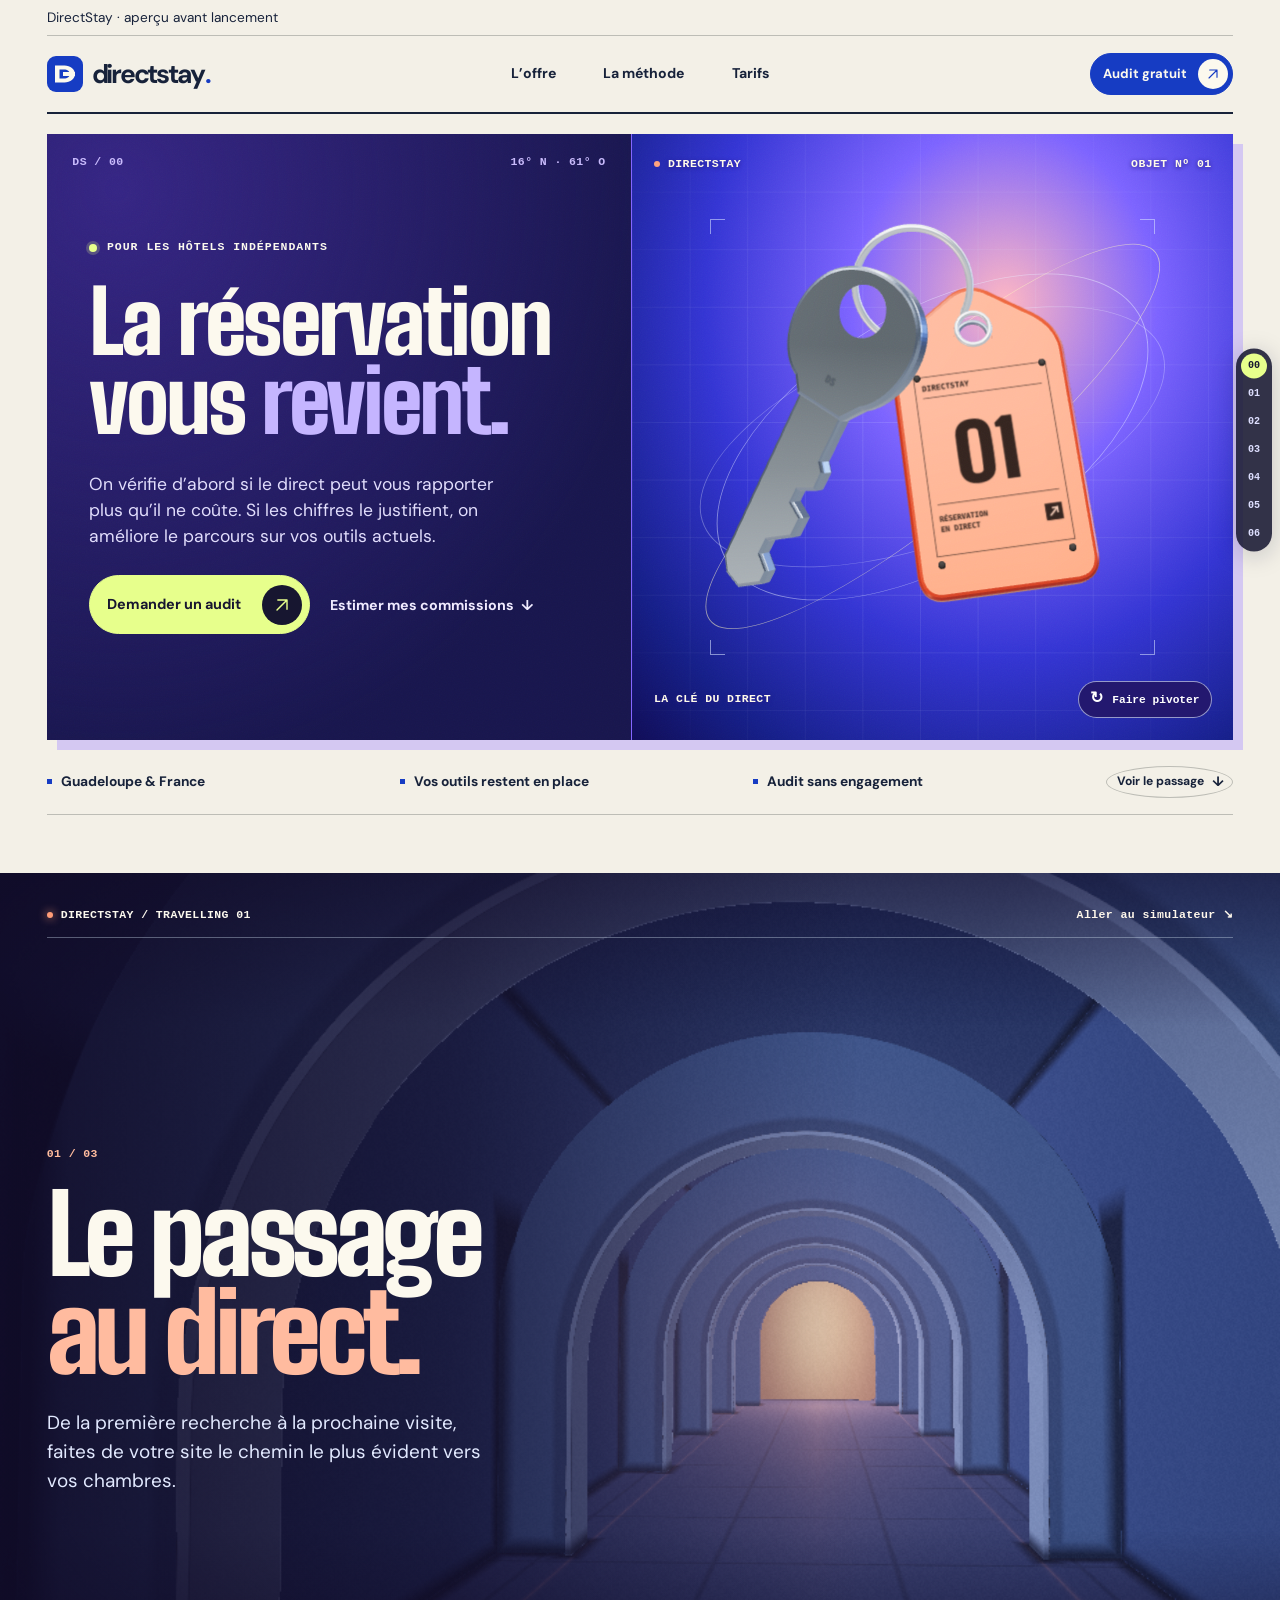
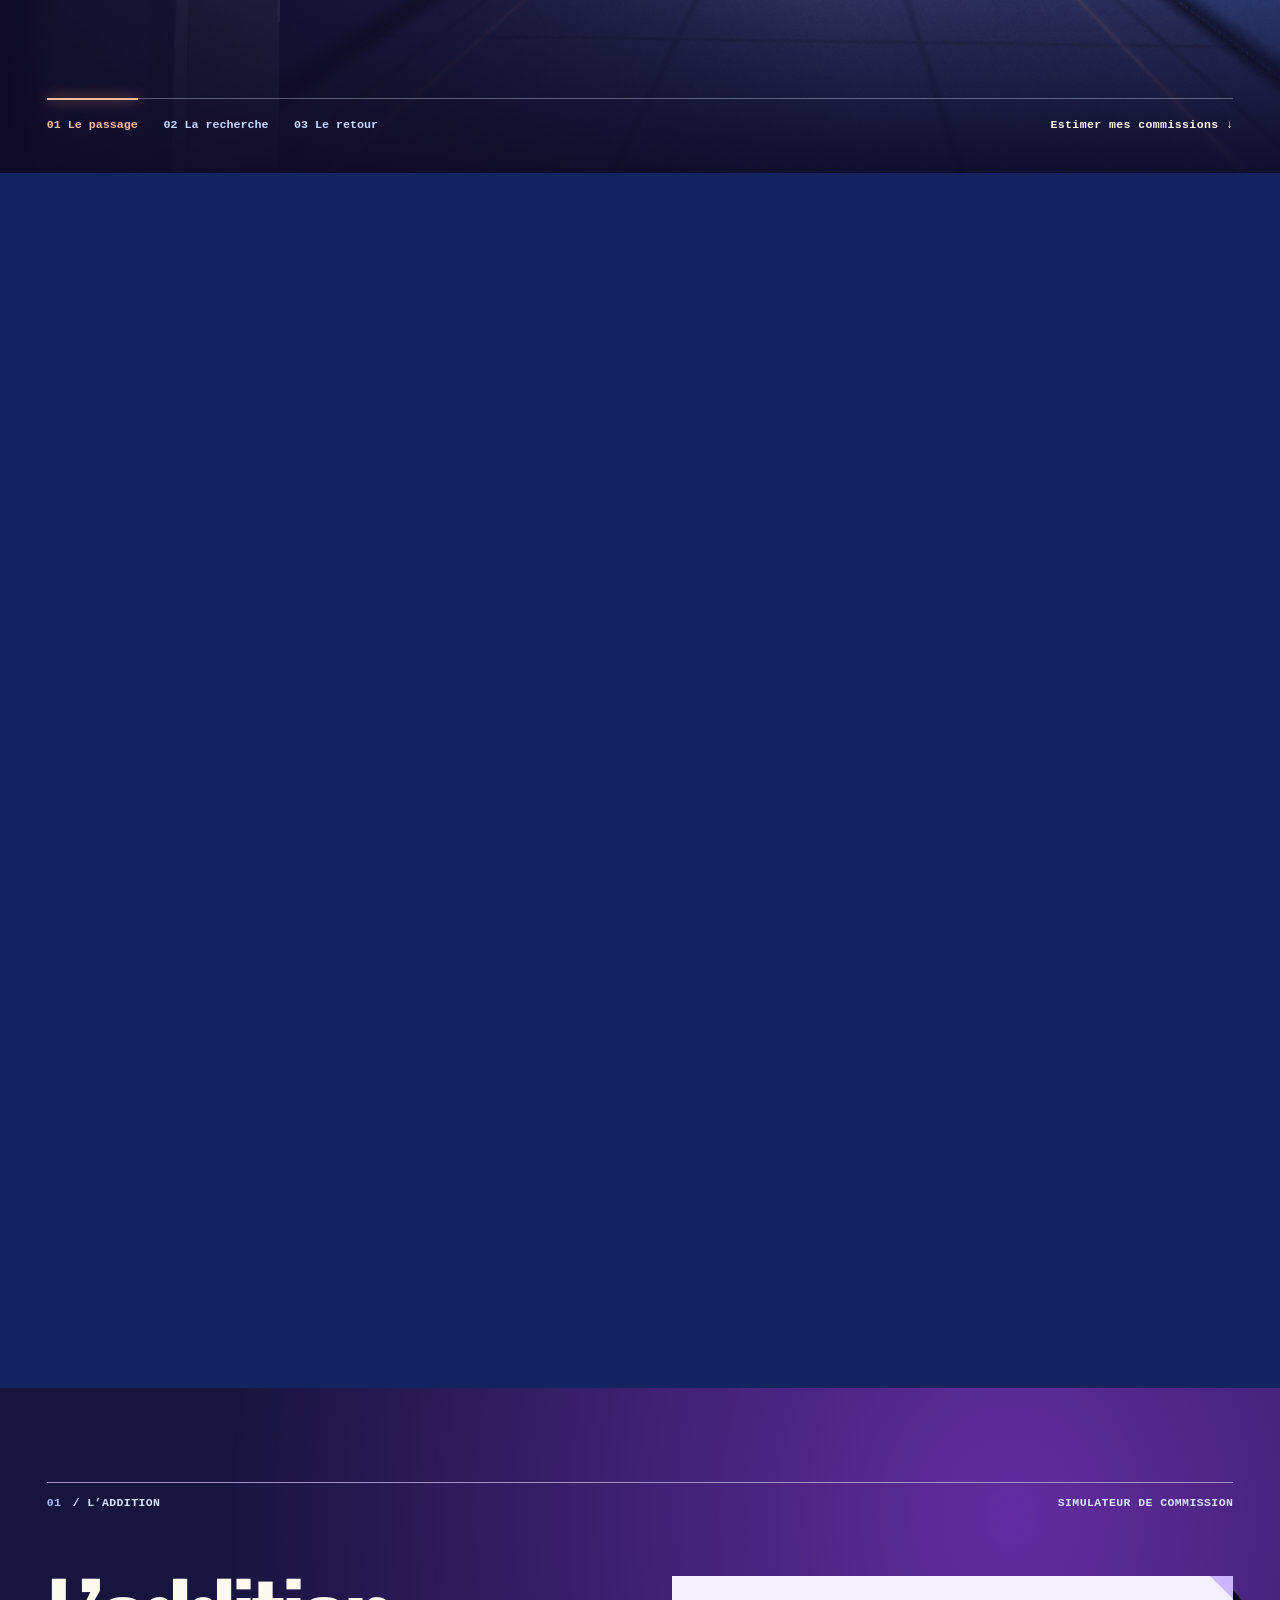
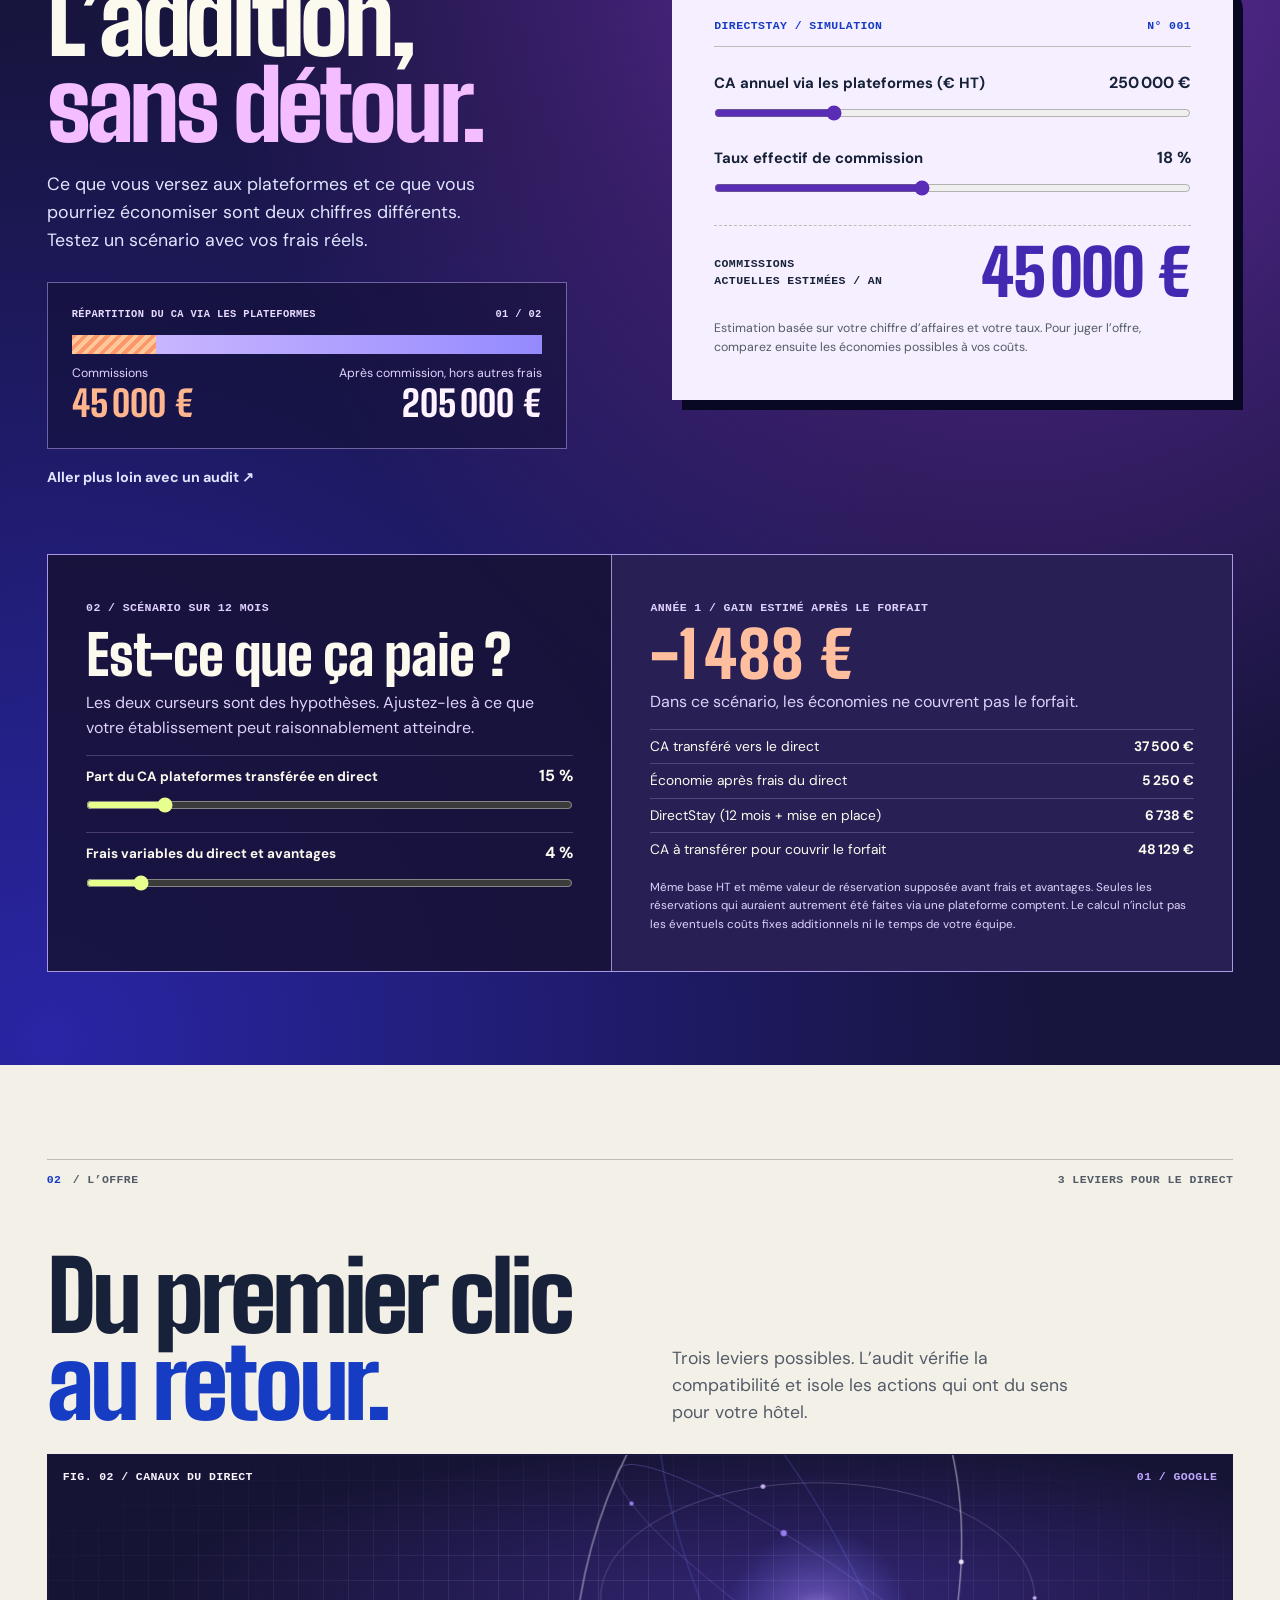
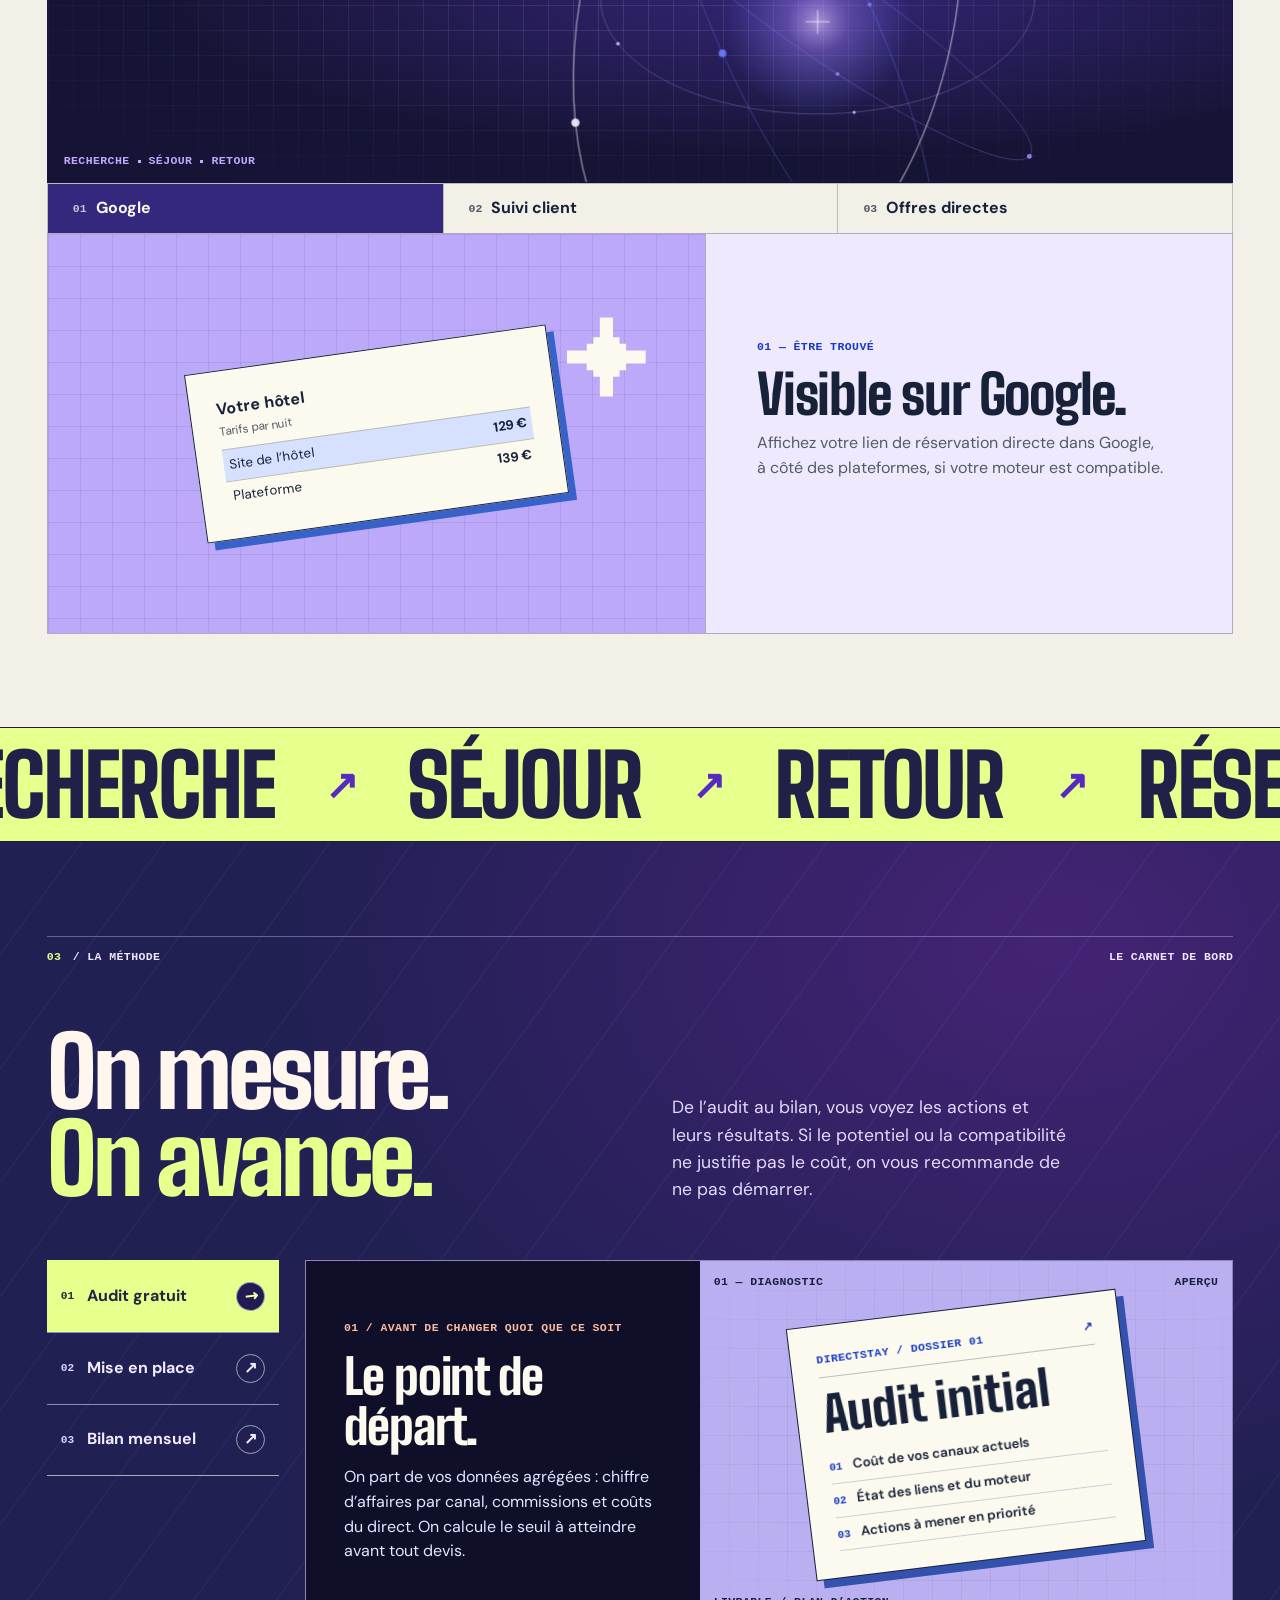
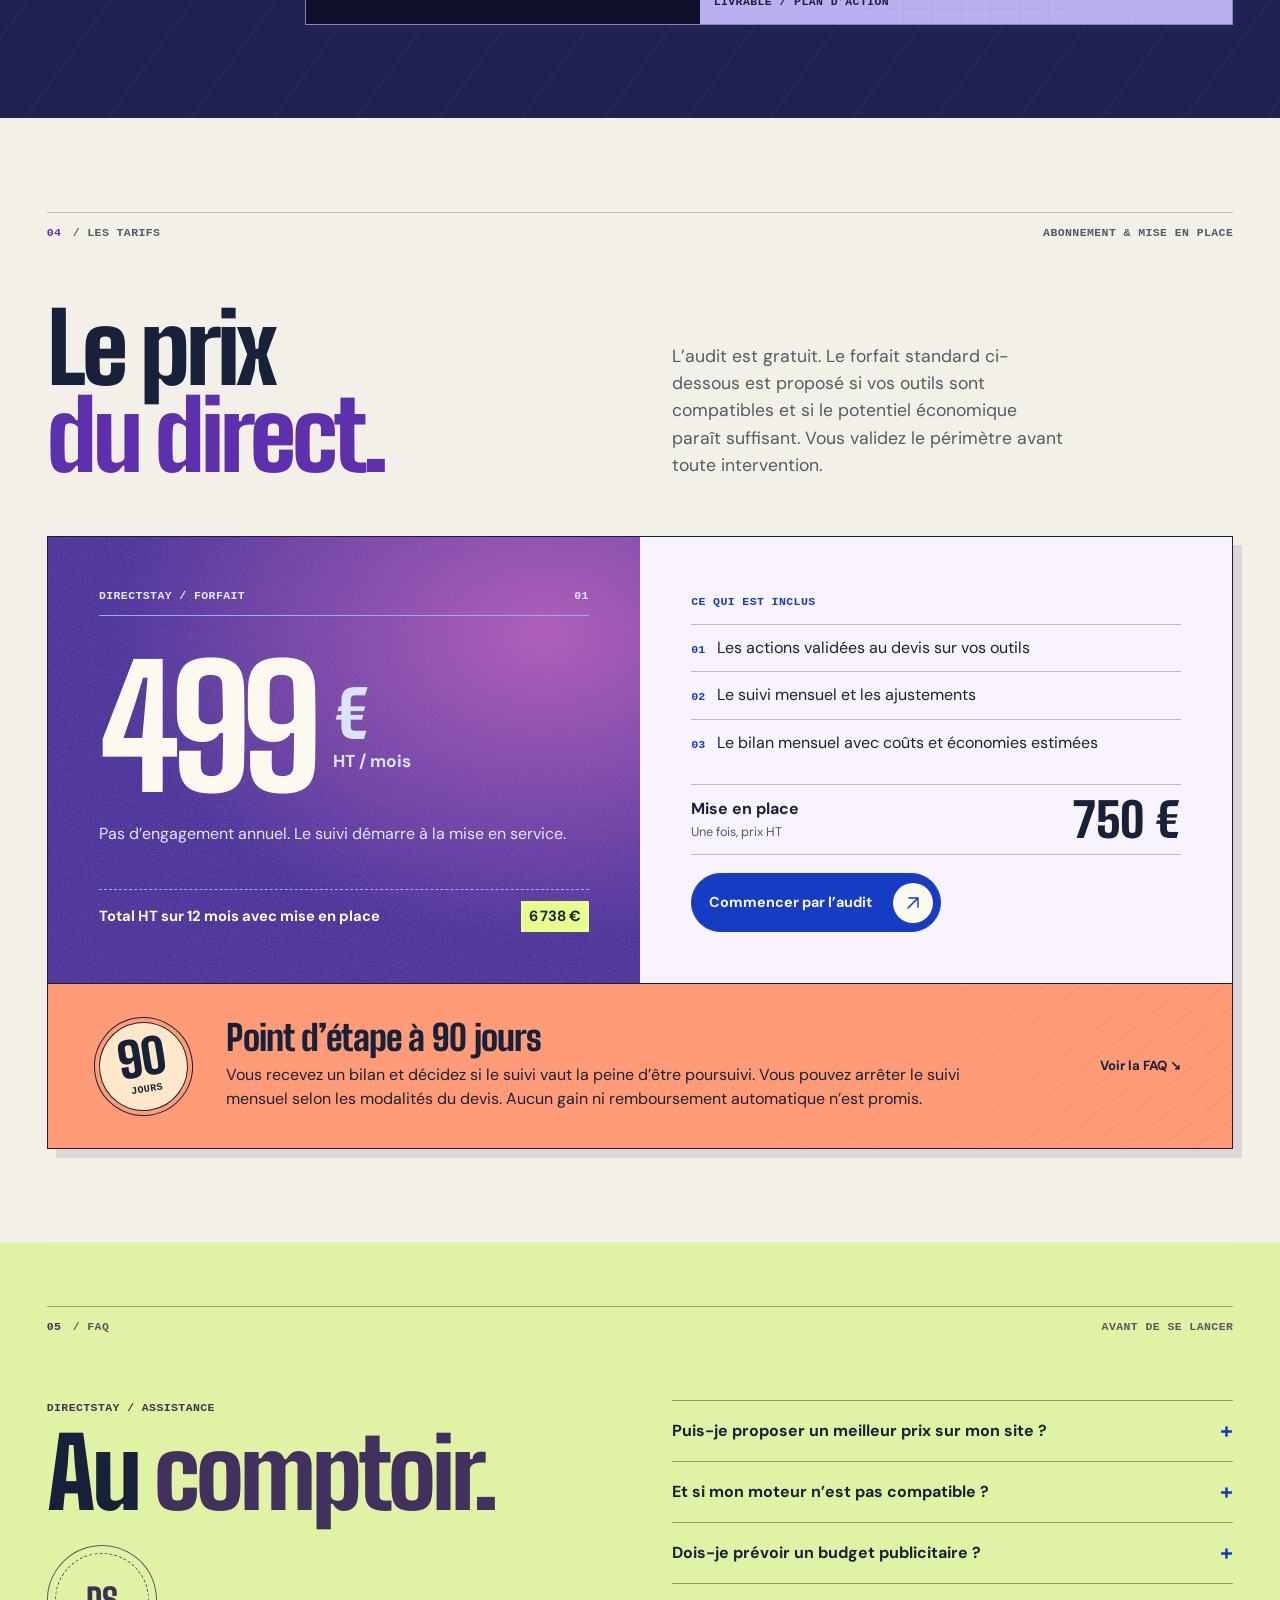
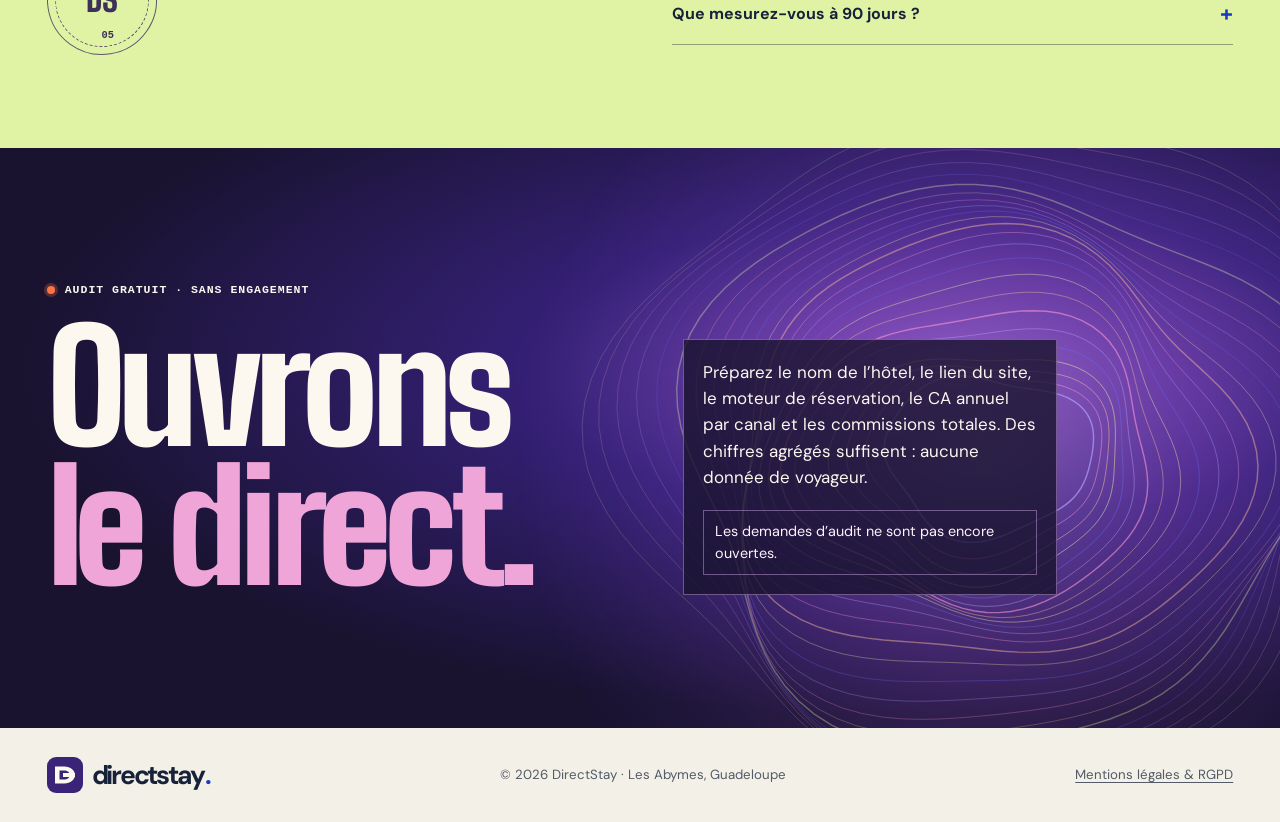
<file: index.html>
<!doctype html>
<html lang="fr">
<head>
  <meta charset="utf-8">
  <meta name="robots" content="noindex,nofollow">
  <meta name="viewport" content="width=device-width,initial-scale=1">
  <meta name="theme-color" content="#f3f0e7">
  <title>DirectStay — La réservation directe pour les hôtels indépendants</title>
  <meta name="description" content="Faites grandir la réservation directe de votre hôtel. Estimez vos commissions et demandez un audit gratuit, en Guadeloupe et en France.">
  <meta property="og:type" content="website">
  <meta property="og:title" content="DirectStay — La réservation vous revient.">
  <meta property="og:description" content="Plus de réservations en direct pour les hôtels indépendants.">
  <link rel="icon" href="assets/art/icon.svg" type="image/svg+xml">
  <link rel="preload" href="assets/fonts/big-shoulders.woff2" as="font" type="font/woff2" crossorigin>
  <link rel="stylesheet" href="assets/site.css">
  <link rel="stylesheet" href="assets/passage.css">
  <link rel="stylesheet" href="assets/experience.css">
  <script src="assets/offer-config.js" defer></script>
  <script src="assets/site.js" defer></script>
  <script src="assets/offer.js" defer></script>
  <script src="assets/passage.js" defer></script>
  <script src="assets/experience.js" defer></script>
  <script src="assets/key-scene.js" defer></script>
</head>
<body id="top">
  <p class="frame" style="padding:7px 0;border-bottom:1px solid #bdbdb6;font-size:.85rem">DirectStay · aperçu avant lancement</p>
  <a class="skip" href="#contenu">Aller au contenu</a>
  <svg xmlns="http://www.w3.org/2000/svg" class="symbols" aria-hidden="true">
    <symbol id="key" viewBox="0 0 48 48"><path fill="currentColor" fill-rule="evenodd" d="M4 7h19c11.598 0 21 7.611 21 17s-9.402 17-21 17H4V7Zm9 8v18h9c6.627 0 12-4.029 12-9s-5.373-9-12-9h-9Z"/><path fill="currentColor" d="M20 20h24v8H20z"/></symbol>
    <symbol id="arrow" viewBox="0 0 24 24"><path d="M4 12h15m-6-6 6 6-6 6" fill="none" stroke="currentColor" stroke-width="1.7" stroke-linecap="round" stroke-linejoin="round"/></symbol>
    <symbol id="diagonal" viewBox="0 0 24 24"><path d="M6 18 18 6M7 6h11v11" fill="none" stroke="currentColor" stroke-width="1.7" stroke-linecap="round" stroke-linejoin="round"/></symbol>
    <symbol id="star" viewBox="0 0 48 48"><path fill="currentColor" d="M20 0h8v12h4v4h4v4h12v8H36v4h-4v4h-4v12h-8V36h-4v-4h-4v-4H0v-8h12v-4h4v-4h4z"/></symbol>
  </svg>
  <header class="header frame">
    <a class="brand" href="#top" aria-label="DirectStay, accueil"><span class="brand-icon"><svg aria-hidden="true"><use href="#key"/></svg></span>directstay<span class="dot">.</span></a>
    <nav aria-label="Navigation principale">
      <a href="#services">L’offre</a><a href="#methode">La méthode</a><a href="#tarifs">Tarifs</a>
    </nav>
    <a class="button button-small" href="#contact">Audit gratuit <svg aria-hidden="true"><use href="#diagonal"/></svg></a>
  </header>
  <div class="site-progress" aria-hidden="true"></div>
  <nav class="floor-nav" aria-label="Accès par section" hidden>
    <a href="#top" aria-label="Accueil">00</a><a href="#simulateur" aria-label="Simulateur">01</a><a href="#services" aria-label="Offre">02</a><a href="#methode" aria-label="Méthode">03</a><a href="#tarifs" aria-label="Tarifs">04</a><a href="#faq" aria-label="Questions fréquentes">05</a><a href="#contact" aria-label="Audit">06</a>
  </nav>
  <main id="contenu">
    <section class="hero frame" aria-labelledby="titre">
      <div class="hero-content"><div class="hero-plate mono" aria-hidden="true"><span>DS / 00</span><span>16° N · 61° O</span></div>
        <div class="eyebrow"><span class="signal"></span> POUR LES HÔTELS INDÉPENDANTS</div>
        <h1 id="titre"><span>La réservation</span><span>vous <em>revient.</em></span></h1>
        <p>On vérifie d’abord si le direct peut vous rapporter plus qu’il ne coûte. Si les chiffres le justifient, on améliore le parcours sur vos outils actuels.</p>
        <div class="hero-actions">
          <a class="button" href="#contact">Demander un audit <svg aria-hidden="true"><use href="#diagonal"/></svg></a>
          <a class="text-link" href="#simulateur">Estimer mes commissions <span aria-hidden="true">↓</span></a>
        </div>
      </div>
      <figure class="specimen" aria-label="Une clé et son porte-clés DirectStay">
        <div class="specimen-head mono"><span><i></i> DIRECTSTAY</span><span>OBJET Nº 01</span></div>
        <div class="specimen-light"></div><div class="specimen-orbit" aria-hidden="true"></div>
        <div class="specimen-reticle" aria-hidden="true"><i></i><i></i><i></i><i></i></div>
        <img class="specimen-poster" src="assets/art/key-poster.webp" width="900" height="850" alt="" fetchpriority="high">
        <img class="specimen-poster specimen-reverse" src="assets/art/key-poster-back.webp" width="900" height="850" alt="" decoding="async">
        <canvas aria-hidden="true"></canvas>
        <div class="specimen-foot mono"><span>LA CLÉ DU DIRECT</span><button class="scene-spin" type="button" hidden><span aria-hidden="true">↻</span> Faire pivoter</button></div>
      </figure>
    </section>
    <div class="proof frame" aria-label="Repères">
      <span><i></i> Guadeloupe &amp; France</span>
      <span><i></i> Vos outils restent en place</span>
      <span><i></i> Audit sans engagement</span>
      <a class="proof-down passage-launch" href="#passage"><span>Voir le passage</span><b aria-hidden="true">↓</b></a>
    </div>

    <section class="passage" id="passage" aria-labelledby="passage-title">
      <div class="passage-screen">
        <figure class="passage-visual" aria-hidden="true"><canvas></canvas></figure>
        <div class="passage-chrome frame">
          <div class="passage-head mono"><span><i></i> DIRECTSTAY / TRAVELLING 01</span><a href="#simulateur">Aller au simulateur <span aria-hidden="true">↘</span></a></div>
          <div class="passage-story">
            <span class="mono passage-index" aria-hidden="true">01 / 03</span>
            <div class="passage-scenes">
              <div class="passage-scene scene-current"><h2 id="passage-title">Le passage<br><em>au direct.</em></h2><p>De la première recherche à la prochaine visite, faites de votre site le chemin le plus évident vers vos chambres.</p></div>
              <div class="passage-scene"><h3>Soyez<br><em>trouvable.</em></h3><p>Au moment où le voyageur compare, votre lien de réservation peut apparaître à côté des plateformes.</p></div>
              <div class="passage-scene"><h3>Donnez envie<br><em>de revenir.</em></h3><p>Après le séjour, gardez le lien et donnez à vos clients une raison de réserver chez vous la prochaine fois.</p></div>
            </div>
          </div>
          <div class="passage-footer">
            <div class="passage-timeline" hidden aria-label="Chapitrage du passage"><a href="#passage-1" aria-label="Chapitre 1 : Le passage">01 <span>Le passage</span></a><a href="#passage-2" aria-label="Chapitre 2 : La recherche">02 <span>La recherche</span></a><a href="#passage-3" aria-label="Chapitre 3 : Le retour">03 <span>Le retour</span></a></div>
            <a class="passage-exit mono" href="#simulateur">Estimer mes commissions <span aria-hidden="true">↓</span></a>
          </div>
        </div>
      </div>
      <span class="passage-mark mark-first" id="passage-1"></span><span class="passage-mark mark-second" id="passage-2"></span><span class="passage-mark mark-third" id="passage-3"></span>
    </section>


    <section class="commission" id="simulateur" aria-labelledby="sim-title">
      <div class="frame">
        <div class="section-label"><span><b>01</b> / L’ADDITION</span><span>SIMULATEUR DE COMMISSION</span></div>
        <div class="commission-layout">
          <div>
            <h2 id="sim-title">L’addition,<br><em>sans détour.</em></h2>
            <p>Ce que vous versez aux plateformes et ce que vous pourriez économiser sont deux chiffres différents. Testez un scénario avec vos frais réels.</p>
            <figure class="allocation" aria-labelledby="allocation-title">
              <figcaption class="mono" id="allocation-title"><span>RÉPARTITION DU CA VIA LES PLATEFORMES</span><span>01 / 02</span></figcaption>
              <div class="allocation-track" aria-hidden="true"><i></i><i></i></div>
              <div class="allocation-values"><div><span>Commissions</span><strong id="allocation-fee">45 000 €</strong></div><div><span>Après commission, hors autres frais</span><strong id="allocation-net">205 000 €</strong></div></div>
            </figure>
            <a class="text-link" href="#contact">Aller plus loin avec un audit ↗</a>
          </div>
          <div class="ticket">
            <div class="ticket-head mono"><span>DIRECTSTAY / SIMULATION</span><span>N° 001</span></div>
            <div class="ticket-controls">
              <div class="control">
                <div><label for="revenue">CA annuel via les plateformes (€ HT)</label><output id="revenue-val" for="revenue">250 000 €</output></div>
                <input id="revenue" type="range" disabled min="10000" max="1000000" step="5000" value="250000" aria-valuetext="250 000 €">
              </div>
              <div class="control">
                <div><label for="commission">Taux effectif de commission</label><output id="commission-val" for="commission">18 %</output></div>
                <input id="commission" type="range" disabled min="5" max="35" step="1" value="18" aria-valuetext="18 %">
              </div>
            </div>
            <div class="ticket-total"><span class="mono">COMMISSIONS<br>ACTUELLES ESTIMÉES / AN</span><output id="total" aria-live="polite">45 000 €</output></div>
            <p class="ticket-note">Estimation basée sur votre chiffre d’affaires et votre taux. Pour juger l’offre, comparez ensuite les économies possibles à vos coûts.</p>
            <noscript><p class="ticket-note">Cet exemple est fixe. Activez JavaScript pour modifier la simulation.</p></noscript>
          </div>
        </div>
        <div class="scenario" aria-labelledby="scenario-title">
          <div class="scenario-parameters">
            <span class="mono">02 / SCÉNARIO SUR 12 MOIS</span>
            <h3 id="scenario-title">Est-ce que ça paie ?</h3>
            <p>Les deux curseurs sont des hypothèses. Ajustez-les à ce que votre établissement peut raisonnablement atteindre.</p>
            <div class="control"><div><label for="shift">Part du CA plateformes transférée en direct</label><output id="shift-val" for="shift">15 %</output></div><input id="shift" type="range" disabled min="0" max="100" value="15" step="1"></div>
            <div class="control"><div><label for="direct-cost">Frais variables du direct et avantages</label><output id="direct-cost-val" for="direct-cost">4 %</output></div><input id="direct-cost" type="range" disabled min="0" max="40" value="4" step="1"></div>
          </div>
          <div class="scenario-results">
            <span class="mono">ANNÉE 1 / GAIN ESTIMÉ APRÈS LE FORFAIT</span>
            <output id="scenario-net" for="revenue commission shift direct-cost" aria-live="polite">−1 488 €</output>
            <p id="scenario-status">Dans ce scénario, les économies ne couvrent pas le forfait.</p>
            <dl>
              <div><dt>CA transféré vers le direct</dt><dd id="scenario-volume">37 500 €</dd></div>
              <div><dt>Économie après frais du direct</dt><dd id="scenario-savings">5 250 €</dd></div>
              <div><dt>DirectStay (12 mois + mise en place)</dt><dd data-offer-price="year">6 738 €</dd></div>
              <div><dt>CA à transférer pour couvrir le forfait</dt><dd id="scenario-threshold">48 129 €</dd></div>
            </dl>
            <p class="scenario-note">Même base HT et même valeur de réservation supposée avant frais et avantages. Seules les réservations qui auraient autrement été faites via une plateforme comptent. Le calcul n’inclut pas les éventuels coûts fixes additionnels ni le temps de votre équipe.</p>
          </div>
        </div>
      </div>
    </section>

    <section class="services frame" id="services" aria-labelledby="offer-title">
      <div class="section-label"><span><b>02</b> / L’OFFRE</span><span>3 LEVIERS POUR LE DIRECT</span></div>
      <div class="section-intro"><h2 id="offer-title">Du premier clic<br><em>au retour.</em></h2><p>Trois leviers possibles. L’audit vérifie la compatibilité et isole les actions qui ont du sens pour votre hôtel.</p></div>
      <div class="signal-field" aria-hidden="true">
        <canvas></canvas><div class="signal-caption mono"><span>FIG. 02 / CANAUX DU DIRECT</span><span class="signal-channel">01 / GOOGLE</span></div>
        <span class="signal-coord mono">RECHERCHE <i></i> SÉJOUR <i></i> RETOUR</span>
      </div>
      <div class="service-tabs" hidden aria-label="Les trois leviers"></div>
      <div class="service-grid">
        <article id="offre-1" data-tab="Google">
          <div class="service-art service-art-google" aria-hidden="true">
            <div class="mock-search"><b>Votre hôtel</b><span>Tarifs par nuit</span><div>Site de l’hôtel <b>129 €</b></div><div>Plateforme <b>139 €</b></div></div>
            <svg class="mini-star"><use href="#star"/></svg>
          </div>
          <span class="mono service-number">01 — ÊTRE TROUVÉ</span>
          <h3>Visible sur Google.</h3>
          <p>Affichez votre lien de réservation directe dans Google, à côté des plateformes, si votre moteur est compatible.</p>
        </article>
        <article id="offre-2" data-tab="Suivi client">
          <div class="service-art service-art-message" aria-hidden="true">
            <div class="message"><small>EMAIL · J+1</small>Merci pour votre séjour !</div>
            <div class="message"><small>WHATSAPP · J+30</small>On vous garde une chambre ? <span>↗</span></div>
          </div>
          <span class="mono service-number">02 — RESTER EN CONTACT</span>
          <h3>Du lien après le séjour.</h3>
          <p>Mettez en place un suivi après le séjour sur les canaux autorisés, avec information des clients et désinscription. On ne réutilise pas automatiquement les contacts des plateformes.</p>
        </article>
        <article id="offre-3" data-tab="Offres directes">
          <div class="service-art service-art-member" aria-hidden="true">
            <div class="member"><span class="mono">LA CLÉ DES HABITUÉS</span><em>Club hôtel</em><svg><use href="#key"/></svg><small>ACCÈS MEMBRE • AVANTAGES DIRECTS</small></div>
          </div>
          <span class="mono service-number">03 — DONNER ENVIE DE REVENIR</span>
          <h3>De bonnes raisons de réserver.</h3>
          <p>Tarif membre, petit-déjeuner inclus ou départ tardif : donnez aux voyageurs une raison de passer par votre site.</p>
        </article>
      </div>
    </section>

    <div class="channel-stripe" aria-hidden="true">
      <div class="channel-stripe-inner"><span>RECHERCHE</span><b>↗</b><span>SÉJOUR</span><b>↗</b><span>RETOUR</span><b>↗</b><span>RÉSERVATION DIRECTE</span></div>
    </div>

    <section class="method" id="methode" aria-labelledby="method-title">
      <div class="frame">
        <div class="section-label"><span><b>03</b> / LA MÉTHODE</span><span>LE CARNET DE BORD</span></div>
        <div class="section-intro method-intro"><h2 id="method-title">On mesure.<br><em>On avance.</em></h2><p>De l’audit au bilan, vous voyez les actions et leurs résultats. Si le potentiel ou la compatibilité ne justifie pas le coût, on vous recommande de ne pas démarrer.</p></div>
        <div class="method-workbench">
          <div class="method-tabs" hidden aria-label="Les étapes de la méthode"></div>
          <div class="method-panels">
            <article class="method-panel" id="methode-audit" data-tab="Audit gratuit">
              <div class="method-caption"><span class="mono">01 / AVANT DE CHANGER QUOI QUE CE SOIT</span><h3>Le point de départ.</h3><p>On part de vos données agrégées : chiffre d’affaires par canal, commissions et coûts du direct. On calcule le seuil à atteindre avant tout devis.</p></div>
              <div class="method-visual audit-visual">
                <div class="visual-cap mono"><span>01 — DIAGNOSTIC</span><span>APERÇU</span></div>
                <div class="audit-sheet">
                  <div class="audit-sheet-head mono"><span>DIRECTSTAY / DOSSIER 01</span><span aria-hidden="true">↗</span></div>
                  <strong>Audit initial</strong>
                  <ul><li><b>01</b> Coût de vos canaux actuels</li><li><b>02</b> État des liens et du moteur</li><li><b>03</b> Actions à mener en priorité</li></ul>
                </div>
                <span class="visual-foot mono">LIVRABLE / PLAN D’ACTION</span>
              </div>
            </article>
            <article class="method-panel" id="methode-installation" data-tab="Mise en place">
              <div class="method-caption"><span class="mono">02 / SUR VOS OUTILS EXISTANTS</span><h3>On relie les pièces.</h3><p>On vérifie la compatibilité avec votre moteur, puis on met en place vos liens Google, le suivi client et les offres directes.</p></div>
              <div class="method-visual setup-visual">
                <div class="visual-cap mono"><span>02 — CONNEXIONS</span><span>SCHÉMA</span></div>
                <div class="setup-map"><b>Votre moteur actuel</b><ul><li>Liens Google</li><li>Suivi client</li><li>Offres directes</li></ul></div>
                <span class="visual-foot mono">VOTRE MOTEUR RESTE EN PLACE</span>
              </div>
            </article>
            <article class="method-panel" id="methode-suivi" data-tab="Bilan mensuel">
              <div class="method-caption"><span class="mono">03 / CHAQUE MOIS</span><h3>Ce qui a bougé.</h3><p>Vous recevez un bilan en une page : réservations nettes d’annulations, part du direct, économies estimées et limites de la comparaison. Les réservations suivies ne sont pas toutes attribuables à DirectStay.</p></div>
              <div class="method-visual report-visual">
                <div class="visual-cap mono"><span>03 — SUIVI</span><span>APERÇU</span></div>
                <div class="report-sheet"><strong>Bilan mensuel</strong><ul><li><span aria-hidden="true">↗</span> Part des réservations directes</li><li><span aria-hidden="true">€</span> Commissions évitées estimées</li><li><span aria-hidden="true">→</span> Prochaines actions</li></ul></div>
                <span class="visual-foot mono">LIVRABLE / SYNTHÈSE EN UNE PAGE</span>
              </div>
            </article>
          </div>
        </div>
      </div>
    </section>

    <section class="pricing frame" id="tarifs" aria-labelledby="price-title">
      <div class="section-label"><span><b>04</b> / LES TARIFS</span><span>ABONNEMENT &amp; MISE EN PLACE</span></div>
      <div class="section-intro price-intro"><h2 id="price-title">Le prix<br><em>du direct.</em></h2><p>L’audit est gratuit. Le forfait standard ci-dessous est proposé si vos outils sont compatibles et si le potentiel économique paraît suffisant. Vous validez le périmètre avant toute intervention.</p></div>
      <div class="price-file">
        <div class="price-tag">
          <div class="price-tag-top mono"><span>DIRECTSTAY / FORFAIT</span><span>01</span></div>
          <div class="price-amount"><b data-offer-price="monthly-number">499</b> <span>€<small>HT / mois</small></span></div>
          <p>Pas d’engagement annuel. Le suivi démarre à la mise en service.</p>
          <div class="price-annual"><span>Total HT sur 12 mois avec mise en place</span><strong data-offer-price="year">6 738 €</strong></div>
        </div>
        <div class="price-inclusions">
          <span class="mono">CE QUI EST INCLUS</span>
          <ul><li><b>01</b> Les actions validées au devis sur vos outils</li><li><b>02</b> Le suivi mensuel et les ajustements</li><li><b>03</b> Le bilan mensuel avec coûts et économies estimées</li></ul>
          <div class="price-setup"><div><b>Mise en place</b><span>Une fois, prix HT</span></div><strong data-offer-price="setup">750 €</strong></div>
          <a class="button" href="#contact">Commencer par l’audit <svg aria-hidden="true"><use href="#diagonal"/></svg></a>
        </div>
        <aside class="price-guarantee" aria-label="Point d’étape à 90 jours">
          <div class="guarantee-badge" aria-hidden="true"><strong>90</strong><span class="mono">JOURS</span></div>
          <div><h3>Point d’étape à 90 jours</h3><p>Vous recevez un bilan et décidez si le suivi vaut la peine d’être poursuivi. Vous pouvez arrêter le suivi mensuel selon les modalités du devis. Aucun gain ni remboursement automatique n’est promis.</p></div>
          <a href="#faq">Voir la FAQ <span aria-hidden="true">↘</span></a>
        </aside>
      </div>
    </section>

    <section class="faq frame" id="faq" aria-labelledby="faq-title">
      <div class="section-label"><span><b>05</b> / FAQ</span><span>AVANT DE SE LANCER</span></div>
      <div class="faq-layout">
        <div class="faq-index"><span class="mono">DIRECTSTAY / ASSISTANCE</span><h2 id="faq-title">Au <em>comptoir.</em></h2><div class="faq-dial" aria-hidden="true"><span>DS</span><i></i><b>05</b></div></div>
        <div>
          <details><summary>Puis-je proposer un meilleur prix sur mon site ?</summary><p>La Commission européenne indique que le DMA interdit à Booking.com d’imposer la parité tarifaire. On vérifie les règles et contrats applicables à vos autres canaux avant de modifier une offre ; les avantages en direct sont aussi une piste.</p></details>
          <details><summary>Et si mon moteur n’est pas compatible ?</summary><p>On vérifie votre moteur et les accès disponibles avant le devis. Si une action utile est impossible avec vos outils, on la retire du périmètre ou on vous conseille de ne pas souscrire.</p></details>
          <details><summary>Dois-je prévoir un budget publicitaire ?</summary><p>Le forfait ne comprend aucune campagne publicitaire. Les liens gratuits Google nécessitent une configuration compatible. Si vous manquez de trafic qualifié, l’audit peut recommander une autre priorité avant ce forfait.</p></details>
          <details><summary>Que mesurez-vous à 90 jours ?</summary><p>On compare les canaux sur des périodes pertinentes, en tenant compte des annulations, des prix et de la saison. Le bilan distingue ce qui est observé, estimé et impossible à attribuer au service.</p></details>
        </div>
      </div>
    </section>

    <section class="contact" id="contact" aria-labelledby="contact-title">
      <div class="departure" aria-hidden="true"><canvas></canvas></div>
      <div class="frame contact-layout">
        <div>
          <div class="eyebrow"><span class="signal"></span> AUDIT GRATUIT · SANS ENGAGEMENT</div>
          <h2 id="contact-title">Ouvrons<br><em>le direct.</em></h2>
        </div>
        <div class="contact-action">
          <p>Préparez le nom de l’hôtel, le lien du site, le moteur de réservation, le CA annuel par canal et les commissions totales. Des chiffres agrégés suffisent : aucune donnée de voyageur.</p>
          <p class="audit-unavailable" data-audit-unavailable>Les demandes d’audit ne sont pas encore ouvertes.</p><a class="button" data-audit-link hidden>Écrire pour l’audit <svg aria-hidden="true"><use href="#diagonal"/></svg></a>
        </div>
        <svg class="contact-key" aria-hidden="true"><use href="#key"/></svg>
      </div>
    </section>
  </main>
  <footer class="footer frame">
    <a class="brand" href="#top" aria-label="DirectStay, retour en haut"><span class="brand-icon"><svg aria-hidden="true"><use href="#key"/></svg></span>directstay<span class="dot">.</span></a>
    <span>© 2026 DirectStay · Les Abymes, Guadeloupe</span>
    <a href="mentions-legales.html">Mentions légales &amp; RGPD</a>
  </footer>
</body>
</html>
</file>
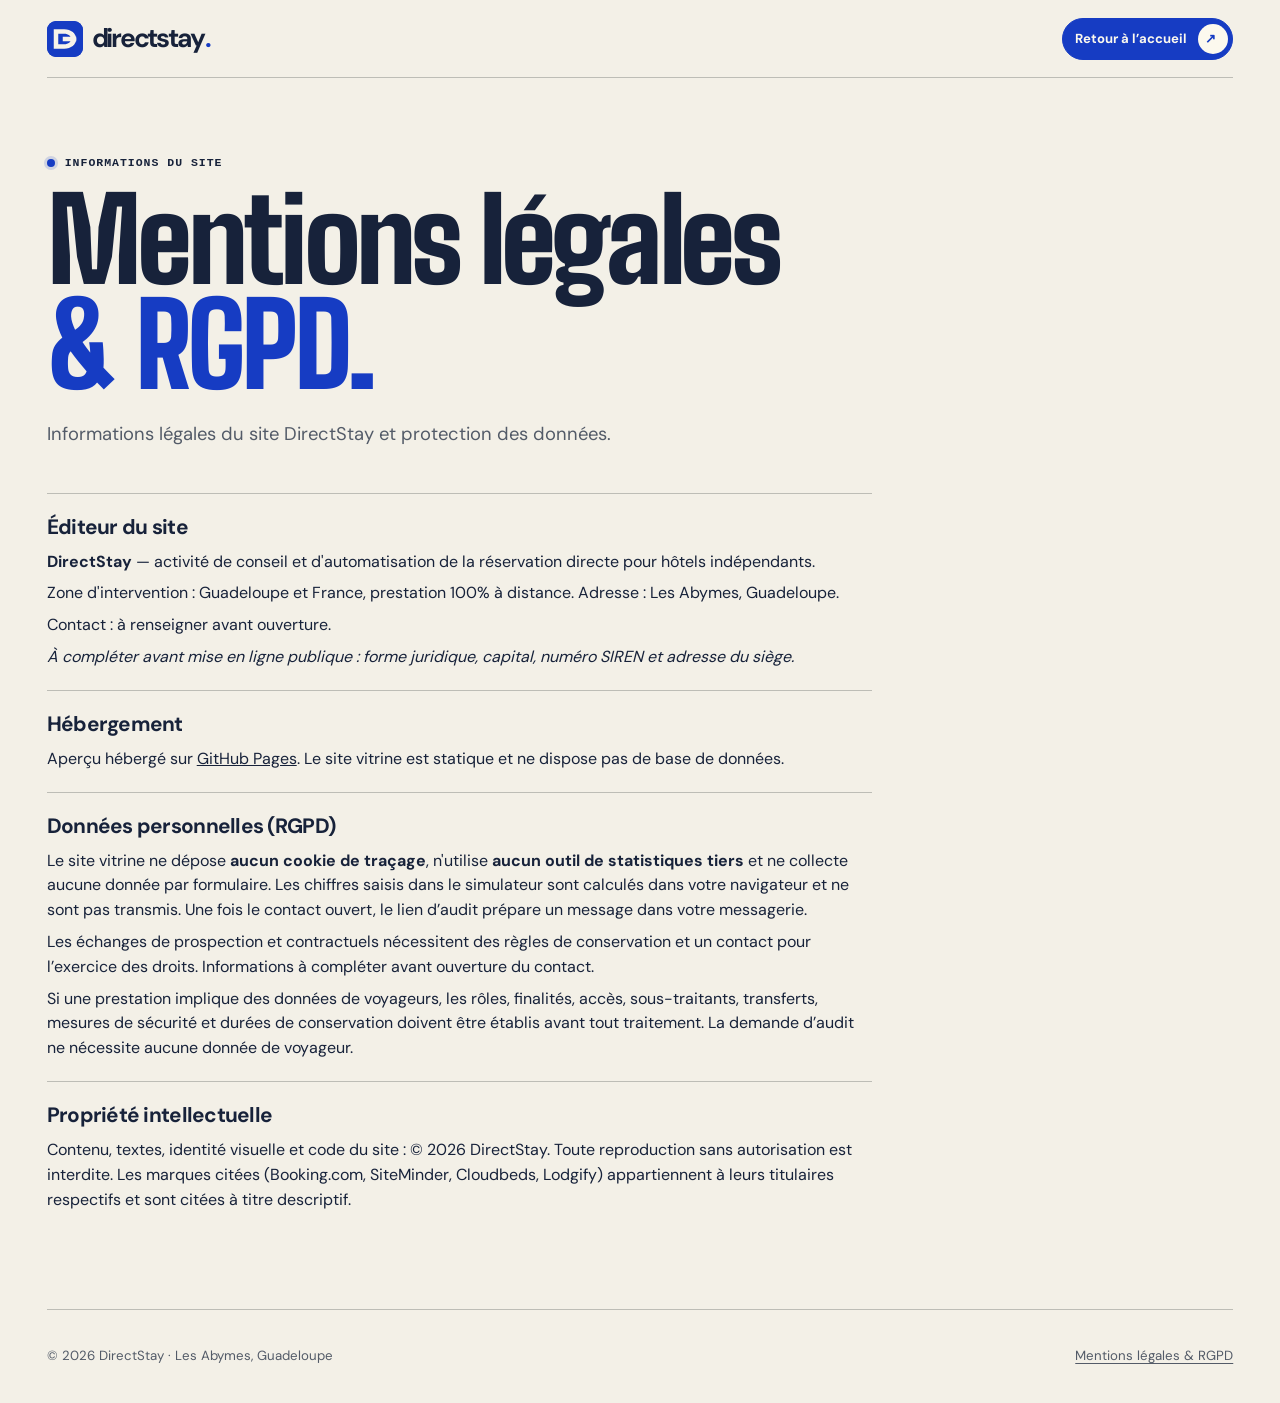
<file: mentions-legales.html>
<!doctype html>
<html lang="fr">
<head>
  <meta charset="utf-8">
  <meta name="robots" content="noindex,nofollow">
  <meta name="viewport" content="width=device-width, initial-scale=1">
  <meta name="theme-color" content="#f3f0e7">
  <meta name="description" content="Informations légales de DirectStay et protection des données.">
  <title>Mentions légales et RGPD — DirectStay</title>
  <link rel="icon" href="assets/art/icon.svg" type="image/svg+xml">
  <link rel="stylesheet" href="assets/site.css">
  <script src="assets/offer-config.js" defer></script>
  <script src="assets/offer.js" defer></script>
</head>
<body class="utility">
  <header class="header frame utility-header">
    <a class="brand" href="index.html" aria-label="DirectStay, accueil"><img class="brand-icon" src="assets/art/icon.svg" width="31" height="31" alt="">directstay<span class="dot">.</span></a>
    <a class="button button-small" href="index.html">Retour à l’accueil <span aria-hidden="true">↗</span></a>
  </header>
  
  <main class="frame utility-content">
    <span class="eyebrow"><i class="signal"></i> INFORMATIONS DU SITE</span>
    <h1>Mentions légales<br><em>&amp; RGPD.</em></h1>
    <p class="lead">Informations légales du site DirectStay et protection des données.</p>
    <div class="legal-sections">
      <section>
    <h2>Éditeur du site</h2>
    <p><strong>DirectStay</strong> — activité de conseil et d'automatisation de la réservation directe pour hôtels indépendants.</p>
    <p>Zone d'intervention : Guadeloupe et France, prestation 100% à distance. Adresse : Les Abymes, Guadeloupe.</p>
    <p>Contact : <a data-audit-email hidden></a><span data-audit-unavailable>à renseigner avant ouverture.</span></p>
    <p><em>À compléter avant mise en ligne publique : forme juridique, capital, numéro SIREN et adresse du siège.</em></p>
  </section>
      <section>
    <h2>Hébergement</h2>
    <p>Aperçu hébergé sur <a href="https://pages.github.com/">GitHub Pages</a>. Le site vitrine est statique et ne dispose pas de base de données.</p>
  </section>
      <section>
    <h2>Données personnelles (RGPD)</h2>
    <p>Le site vitrine ne dépose <strong>aucun cookie de traçage</strong>, n'utilise <strong>aucun outil de statistiques tiers</strong> et ne collecte aucune donnée par formulaire. Les chiffres saisis dans le simulateur sont calculés dans votre navigateur et ne sont pas transmis. Une fois le contact ouvert, le lien d’audit prépare un message dans votre messagerie.</p>
    <p>Les échanges de prospection et contractuels nécessitent des règles de conservation et un contact pour l’exercice des droits. Informations à compléter avant ouverture du contact.</p>
    <p>Si une prestation implique des données de voyageurs, les rôles, finalités, accès, sous-traitants, transferts, mesures de sécurité et durées de conservation doivent être établis avant tout traitement. La demande d’audit ne nécessite aucune donnée de voyageur.</p>
  </section>
      <section>
    <h2>Propriété intellectuelle</h2>
    <p>Contenu, textes, identité visuelle et code du site : © 2026 DirectStay. Toute reproduction sans autorisation est interdite. Les marques citées (Booking.com, SiteMinder, Cloudbeds, Lodgify) appartiennent à leurs titulaires respectifs et sont citées à titre descriptif.</p>
  </section>
    </div>
  </main>
  <footer class="footer frame"><span>© 2026 DirectStay · Les Abymes, Guadeloupe</span><a href="mentions-legales.html">Mentions légales &amp; RGPD</a></footer>
</body>
</html>
</file>
<file: assets/site.css>
@font-face{font-family:Big Shoulders;src:url(fonts/big-shoulders.woff2) format("woff2");font-style:normal;font-weight:400 900;font-display:swap}
@font-face{font-family:DM Sans;src:url(fonts/dm-sans.woff2) format("woff2");font-style:normal;font-weight:400 700;font-display:swap}
:root{--cream:#f3f0e7;--ink:#17223a;--blue:#163cc3;--navy:#111f53;--muted:#535b68;--border:#bdbdb6;--orange:#ff7446;--sky:#b9c9fc;--white:#fcf9ee;--display:"Big Shoulders","Arial Narrow",Impact,sans-serif;--body:"DM Sans",Arial,sans-serif;--mono:"Courier New",monospace;--ease:cubic-bezier(.2,.72,.2,1)}
*{box-sizing:border-box}
html{scroll-behavior:smooth}
body{margin:0;background:var(--cream);color:var(--ink);font:400 1rem/1.55 var(--body);-webkit-font-smoothing:antialiased}
[hidden]{display:none!important}
a{color:inherit}
button{font:inherit;color:inherit}
:focus-visible{outline:3px solid #df5a28;outline-offset:5px}
::selection{background:var(--orange);color:var(--ink)}
h1,h2,h3,p,figure{margin:0}
svg,img{display:block}
img{max-width:100%;height:auto}
.frame{width:min(1440px,calc(100% - clamp(32px,7.3vw,112px)));margin-inline:auto}
.symbols{position:absolute;width:0;height:0;overflow:hidden}
.mono,.section-label,.eyebrow{font:700 .72rem/1.45 var(--mono);letter-spacing:.035em}
section[id]{scroll-margin-top:18px}
.skip{position:fixed;top:12px;left:12px;z-index:9;transform:translateY(-180%);background:var(--white);padding:12px}
.skip:focus{transform:none}
.header{height:78px;display:grid;grid-template-columns:1fr auto 1fr;gap:18px;align-items:center;border-bottom:1px solid var(--border)}
.brand{justify-self:start;display:inline-flex;align-items:center;white-space:nowrap;text-decoration:none;font-size:1.65rem;font-weight:700;letter-spacing:-.085em;line-height:1}
.brand-icon{width:36px;height:36px;border-radius:9px;display:grid;place-items:center;background:var(--blue);color:var(--white);margin-right:9px}
.brand-icon svg{width:24px;height:24px}
.dot{color:var(--blue);padding-left:2px}
.header nav{display:flex;gap:clamp(22px,3.7vw,60px)}
.header nav a{font-size:.88rem;font-weight:700;text-decoration:none}
.header nav a:hover,.text-link:hover{text-decoration:underline;text-underline-offset:.24em}
.header>.button{justify-self:end}
.button{--btn-bg:var(--blue);--btn-text:var(--white);--btn-arrow:var(--white);position:relative;display:inline-flex;align-items:center;justify-content:space-between;gap:21px;min-height:59px;padding:7px 7px 7px 17px;background:var(--btn-bg);border:1px solid var(--btn-bg);border-radius:100px;color:var(--btn-text);text-decoration:none;font-weight:700;font-size:.9rem;line-height:1.2;transition:background .25s,color .25s,border-color .25s}
.button svg,.utility .button>span{width:40px;height:40px;flex:none;padding:10px;border-radius:50%;background:var(--btn-arrow);color:var(--blue);transition:rotate .32s var(--ease),background .25s}
.button:hover{--btn-bg:var(--ink);--btn-arrow:var(--orange)}
.button:hover svg{rotate:39deg}
.button-small{min-height:42px;font-size:.82rem;gap:11px;padding:4px 4px 4px 12px}
.button-small svg,.utility .button-small>span{width:30px;height:30px;padding:7px}
.hero{display:grid;grid-template-columns:minmax(0,.93fr) minmax(0,1.07fr);padding-top:24px;gap:clamp(14px,2.8vw,42px)}
.hero-content{align-self:center;min-width:0;padding:36px 0}
.eyebrow{display:flex;align-items:center;gap:10px;letter-spacing:.085em}
.signal{width:8px;height:8px;background:var(--blue);border-radius:50%;box-shadow:0 0 0 3px #163cc329;flex:none}
.hero h1{font:850 clamp(3.65rem,7.4vw,7.65rem)/.91 var(--display);letter-spacing:-.032em;margin:26px 0 25px;padding-bottom:.08em;color:var(--ink)}
.hero h1 span{display:block;white-space:nowrap}
.hero h1 em,h2 em{font-style:normal;color:var(--blue)}
.hero-content>p{max-width:35ch;color:var(--muted);font-size:clamp(1rem,1.37vw,1.22rem);line-height:1.46}
.hero-actions{margin-top:26px;display:flex;flex-wrap:wrap;gap:13px 20px;align-items:center}
.text-link{font-size:.89rem;font-weight:700;text-decoration:none}
.text-link span{display:inline-block;margin-left:4px;transition:translate .25s var(--ease)}
.text-link:hover span{translate:0 4px}
.specimen{position:relative;isolation:isolate;display:grid;grid-template-rows:auto 1fr auto;min-width:0;min-height:clamp(475px,47.3vw,687px);padding:clamp(13px,1.7vw,26px);overflow:hidden;background:#254ad8;color:var(--white)}
.specimen-light{position:absolute;inset:0;background:radial-gradient(ellipse at 65% 30%,#7699fc 0,#355fe4 40%,#143ab8 72%,#10266f 100%);z-index:-4}
.specimen::before{content:"";position:absolute;inset:0;z-index:-3;background:linear-gradient(#e1eaff25 1px,transparent 1px),linear-gradient(90deg,#e1eaff25 1px,transparent 1px);background-size:clamp(24px,4.5vw,66px) clamp(24px,4.5vw,66px);mask-image:radial-gradient(ellipse at center,#000 8%,#0007 64%,transparent)}
.specimen::after{content:"";position:absolute;inset:0;z-index:1;background:url(art/grain.svg);mix-blend-mode:soft-light;opacity:.31;pointer-events:none}
.specimen-head,.specimen-foot{position:relative;z-index:2;display:flex;justify-content:space-between;align-items:center;gap:10px;text-transform:uppercase;pointer-events:none}
.specimen-head{grid-row:1}
.specimen-head>span:first-child{display:flex;gap:8px;align-items:center}
.specimen-head i{background:#ffa37e;width:6px;height:6px;border-radius:50%}
.specimen-foot{grid-row:3;min-height:34px}
.specimen-reticle{position:absolute;inset:14% 13%;z-index:-2;pointer-events:none}
.specimen-reticle i{width:15px;height:15px;border:solid #d2dfff95;position:absolute}
.specimen-reticle i:nth-child(1){top:0;left:0;border-width:1px 0 0 1px}
.specimen-reticle i:nth-child(2){top:0;right:0;border-width:1px 1px 0 0}
.specimen-reticle i:nth-child(3){bottom:0;left:0;border-width:0 0 1px 1px}
.specimen-reticle i:nth-child(4){bottom:0;right:0;border-width:0 1px 1px 0}
.specimen canvas,.specimen-poster{position:absolute;inset:0;width:100%;height:100%;pointer-events:none;object-fit:contain}
.specimen-poster{z-index:-1;transition:transform .55s var(--ease),opacity .35s var(--ease);transform:translate(var(--poster-x,0px),var(--poster-y,0px))}
.specimen-reverse{opacity:0}
.specimen[data-reversed]>.specimen-poster:not(.specimen-reverse){opacity:0}
.specimen[data-reversed]:not(.scene-ready)>.specimen-reverse{opacity:1}
.specimen canvas{opacity:0}
.specimen.scene-ready canvas{opacity:1}
.specimen.scene-ready .specimen-poster{opacity:0}
.scene-spin{pointer-events:auto;border:1px solid #dbe5ffa0;border-radius:100px;background:#102d9b;color:white;padding:6px 11px;cursor:pointer;font:700 .7rem/1.45 var(--mono)}
.scene-spin span{font-size:1rem;margin-right:3px}
.scene-spin:hover{background:var(--white);color:var(--blue)}
.proof{display:grid;grid-template-columns:repeat(3,1fr) auto;min-height:65px;align-items:center;gap:14px;border-bottom:1px solid var(--border);margin-bottom:clamp(30px,4.6vw,60px)}
.proof span{display:flex;align-items:center;gap:9px;font-weight:700;font-size:.86rem}
.proof i{width:5px;height:5px;background:var(--blue);flex:none}
.proof-down{display:grid;place-items:center;width:32px;height:32px;text-decoration:none;border:1px solid var(--border);border-radius:50%;transition:background .25s,color .25s}
.proof-down:hover{background:var(--blue);color:var(--white)}
.commission,.services,.method,.pricing,.faq{padding-block:clamp(50px,7.3vw,105px)}
.section-label{display:flex;justify-content:space-between;gap:14px;border-top:1px solid var(--border);padding-top:12px;margin-bottom:clamp(34px,5vw,70px);color:var(--muted)}
.section-label b{color:var(--blue);margin-right:4px}
h2{font:850 clamp(3.45rem,7.55vw,7.7rem)/.9 var(--display);letter-spacing:-.043em}
h3{font:800 clamp(1.7rem,2.7vw,2.9rem)/1.03 var(--display);letter-spacing:-.022em}
.commission{background:var(--navy);color:var(--white);position:relative;isolation:isolate}
.commission:before{content:"";position:absolute;inset:0;z-index:-1;background:radial-gradient(ellipse at 80% 50%,#203c99,transparent 65%)}
.commission .section-label{border-color:#8091c9;color:#d9e3ff}
.commission h2 em,.commission .section-label b{color:#aabfff}
.commission-layout,.section-intro,.faq-layout{display:grid;grid-template-columns:1fr 1fr;gap:clamp(25px,5vw,80px)}
.commission-layout>div:first-child>p{max-width:36ch;margin-top:22px;font-size:1.11rem}
.commission-layout>div:first-child>p{color:#e0e6ff}
.commission .text-link{display:inline-block;color:#e0e6ff;margin-top:17px}
.ticket{position:relative;background:var(--white);color:var(--ink);align-self:start;padding:clamp(18px,3.3vw,49px);box-shadow:8px 8px 0 #091540}
.ticket::before{content:"";position:absolute;top:0;right:0;border:solid transparent;border-width:0 23px 23px 0;border-right-color:#90a8fe}
.ticket-head,.control>div,.ticket-total{display:flex;justify-content:space-between;align-items:baseline;gap:12px}
.ticket-head{border-bottom:1px solid var(--border);padding-bottom:12px;color:var(--blue)}
.ticket-controls{display:grid;gap:20px;padding:24px 0}
.control label{font-size:.93rem;font-weight:700}
.control output{font-variant-numeric:tabular-nums;font-weight:700;white-space:nowrap}
.control input{display:block;width:100%;height:26px;margin:4px 0 0;accent-color:var(--blue);cursor:pointer}
.ticket-total{border-top:1px dashed var(--border);padding-top:17px;align-items:center}
.ticket-total output{color:var(--blue);font:850 clamp(2.5rem,5vw,5.4rem)/.94 var(--display);letter-spacing:-.027em;white-space:nowrap}
.ticket-note{font-size:.77rem;color:var(--muted);margin-top:16px}
.section-intro{margin-bottom:clamp(24px,4.4vw,66px);align-items:end}
.section-intro p{max-width:33ch;font-size:1.1rem;color:var(--muted)}
.service-tabs{display:grid;grid-template-columns:repeat(3,1fr);border:1px solid var(--border);border-bottom:0}
.service-tabs button{display:flex;align-items:center;gap:9px;justify-content:flex-start;padding:12px clamp(9px,2vw,25px);border:0;background:transparent;cursor:pointer;font-weight:700;text-align:left}
.service-tabs button+button{border-left:1px solid var(--border)}
.service-tabs button span{font:700 .72rem var(--mono);opacity:.74}
.service-tabs button[aria-selected="true"]{background:var(--blue);color:var(--white)}
.service-tabs button[aria-selected="false"]:hover{background:#d9e0fb}
.service-tabs button:focus-visible{position:relative;z-index:2;outline-offset:-4px}
.service-grid{display:grid;grid-template-columns:repeat(3,minmax(0,1fr));gap:16px}
.service-grid article{min-width:0}
.service-grid.enhanced{display:block}
.service-grid.enhanced article{display:grid;grid-template-columns:1.25fr 1fr;grid-template-rows:1fr auto auto 1fr;border:1px solid var(--border);background:#eae7dc}
.service-art{isolation:isolate;position:relative;display:grid;place-items:center;overflow:hidden;min-height:240px}
.service-grid.enhanced .service-art{grid-column:1;grid-row:1/-1;aspect-ratio:1.65;border-right:1px solid var(--border)}
.service-art::before{content:"";position:absolute;inset:0;z-index:-1;background-image:linear-gradient(#17223a16 1px,transparent 1px),linear-gradient(90deg,#17223a16 1px,transparent 1px);background-size:32px 32px}
.service-grid.enhanced .service-number,.service-grid.enhanced h3,.service-grid.enhanced article>p{margin-inline:clamp(17px,4vw,62px)}
.service-number{display:block;color:var(--blue);align-self:end;margin-top:20px;margin-bottom:10px}
.service-grid h3{font-size:clamp(1.8rem,4.25vw,4.5rem)}
.service-grid article>p{margin-top:9px;max-width:37ch;color:var(--muted)}
.service-grid article>p{margin-bottom:20px}
.service-art-google{background:#adc2fc}
.mock-search{width:min(65%,365px);rotate:-8deg;background:var(--white);padding:4%;border:1px solid var(--ink);color:var(--ink);box-shadow:7px 8px 0 #3862c7;transition:transform .42s var(--ease)}
.mock-search>span{display:block;color:var(--muted);font-size:.73rem;margin-bottom:9px}
.mock-search>div{display:flex;justify-content:space-between;gap:6px;border-top:1px solid var(--border);padding:5px;font-size:.83rem}
.mock-search>div:nth-child(3){background:#d6e0ff}
.mini-star{position:absolute;right:9%;top:12%;width:12%;color:var(--white)}
.service-art:hover .mock-search,.service-art:hover .member{transform:translateY(-7px) rotate(4deg)}
.service-art-message{background:#ff906b;align-content:center;gap:12px;padding:9% 13%}
.message{border:1px solid var(--ink);background:var(--white);border-radius:7px;padding:10px 14px;justify-self:start;font-size:clamp(.78rem,1.34vw,1.04rem);box-shadow:5px 5px 0 #b9573b;transition:transform .4s var(--ease)}
.message:nth-child(2){justify-self:end;rotate:4deg;background:#fbe0cf}
.message small,.member small{display:block;font:700 .66rem/1.5 var(--mono)}
.service-art:hover .message:nth-child(2){transform:translateY(3px) rotate(-5deg)}
.service-art-member{background:#c4c9ad}
.member{color:var(--white);width:min(70%,370px);background:var(--navy);box-shadow:6px 7px 0 #869168;rotate:-8deg;padding:5%;position:relative;transition:transform .4s var(--ease)}
.member em{display:block;font:800 clamp(2.2rem,4.8vw,4.4rem)/1 var(--display);margin:8px 0 13px}
.member svg{width:18%;height:auto;position:absolute;right:8%;top:39%;color:#b4c8ff}
.method{background:#e9e4d8}
.method-intro,.price-intro{align-items:end}
.method-tabs{display:grid;align-content:start;gap:0}
.method-tabs button{display:grid;grid-template-columns:auto 1fr auto;align-items:center;gap:13px;min-height:72px;padding:10px 14px;border:0;border-top:1px solid #acaea9;background:transparent;text-align:left;font-weight:700;cursor:pointer}
.method-tabs button:last-child{border-bottom:1px solid #acaea9}
.method-tabs button span{color:var(--blue);font:700 .7rem var(--mono)}
.method-tabs button i{display:grid;place-items:center;width:29px;height:29px;border:1px solid #9da5b5;border-radius:50%;font-style:normal;transition:transform .27s var(--ease),background-color .23s,color .23s}
.method-tabs button[aria-selected="true"]{color:var(--white);background:var(--blue);border-color:var(--blue)}
.method-tabs button[aria-selected="true"] span{color:#dbe4ff}
.method-tabs button[aria-selected="true"] i{background:var(--white);color:var(--blue);transform:rotate(38deg)}
.method-tabs button[aria-selected="false"]:hover{background:#deddd4}
.method-tabs button:focus-visible{outline-offset:-5px;position:relative;z-index:1}
.method-interactive{display:grid;grid-template-columns:minmax(195px,.25fr) minmax(0,1fr);gap:clamp(15px,2vw,29px)}
.method-panels:not(.enhanced){display:grid;gap:18px}
.method-panel{display:grid;grid-template-columns:minmax(0,.74fr) minmax(0,1fr);min-height:365px;background:var(--navy);color:var(--white)}
.method-caption{display:flex;flex-direction:column;justify-content:center;align-items:flex-start;gap:14px;padding:clamp(20px,3vw,45px)}
.method-caption .mono{color:#bacbff}
.method-caption h3,.price-guarantee h3{font-size:clamp(2.1rem,3.8vw,4rem)}
.method-caption p{color:#e0e7ff;max-width:32ch}
.method-visual{position:relative;isolation:isolate;display:grid;place-items:center;align-content:center;min-height:350px;padding:43px 15px;background:#aebff6;color:#17223a;overflow:hidden}
.method-visual::before{content:"";position:absolute;z-index:-1;inset:0;background:linear-gradient(#14275b28 1px,transparent 1px),linear-gradient(90deg,#14275b28 1px,transparent 1px);background-size:29px 29px;mask-image:radial-gradient(ellipse at center,#000,transparent 92%)}
.visual-cap{position:absolute;top:13px;inset-inline:14px;display:flex;justify-content:space-between;gap:10px}
.visual-foot{position:absolute;bottom:13px;left:14px}
.audit-sheet,.report-sheet{width:min(81%,332px);padding:clamp(14px,2vw,27px);border:1px solid var(--ink);background:var(--white);box-shadow:7px 8px 0 #3452ad;transform:translateY(-7px) rotate(-7deg)}
.audit-sheet-head{display:flex;justify-content:space-between;padding-bottom:9px;border-bottom:1px solid var(--border);color:var(--blue)}
.audit-sheet>strong,.report-sheet>strong{display:block;font:850 clamp(2rem,3.8vw,3.55rem)/1 var(--display);margin:12px 0}
.audit-sheet ul,.report-sheet ul,.setup-map ul{list-style:none;padding:0;margin:0}
.audit-sheet li,.report-sheet li{display:flex;gap:10px;align-items:baseline;padding:6px 0;border-bottom:1px solid #cccfd4;font-size:.84rem;font-weight:600}
.audit-sheet li b{color:var(--blue);font:700 .68rem var(--mono)}
.setup-visual{background:#ff9c77}
.setup-map{width:min(100%,428px);text-align:center;display:grid;padding:0 4px}
.setup-map>b{justify-self:center;position:relative;background:var(--navy);color:var(--white);padding:11px 18px;box-shadow:4px 4px 0 #ac4c31}
.setup-map>b::after{content:"";position:absolute;left:50%;top:100%;height:26px;border-left:1px solid var(--ink)}
.setup-map ul{margin-top:26px;display:grid;grid-template-columns:repeat(3,minmax(0,1fr));gap:6px;position:relative}
.setup-map ul::before{content:"";position:absolute;top:0;left:16.4%;right:16.4%;border-top:1px solid var(--ink)}
.setup-map li{position:relative;margin-top:21px;display:grid;place-items:center;padding:7px 4px;font-size:clamp(.69rem,1.1vw,.91rem);background:var(--white);border:1px solid var(--ink);box-shadow:3px 3px 0 #ac4c31;font-weight:700}
.setup-map li::before{content:"";position:absolute;left:50%;bottom:100%;height:22px;border-left:1px solid var(--ink)}
.report-visual{background:#c4c9ad}
.report-sheet{transform:translateY(-7px) rotate(6deg);box-shadow:7px 8px 0 #7b885a}
.report-sheet li span{display:grid;place-items:center;align-self:center;width:22px;height:22px;flex:none;border-radius:50%;background:#dce3c5;color:#162210}
.method-panels.enhanced .method-visual>div:nth-child(2){animation:exhibit-enter .38s var(--ease) both}
@keyframes exhibit-enter{from{opacity:0;translate:0 12px}to{opacity:1;translate:0 0}}
.price-file{display:grid;grid-template-columns:minmax(0,1fr) minmax(0,1fr);border:1px solid var(--ink)}
.price-tag{position:relative;isolation:isolate;overflow:hidden;background:var(--blue);color:var(--white);padding:clamp(21px,4vw,55px);display:flex;flex-direction:column;justify-content:space-between}
.price-tag::before{content:"";position:absolute;inset:0;z-index:-1;background:radial-gradient(ellipse at 84% 22%,#537bf4 0,transparent 57%),url(art/grain.svg);background-blend-mode:normal,soft-light;opacity:.48}
.price-tag-top{display:flex;justify-content:space-between;gap:10px;border-bottom:1px solid #97acf7;padding-bottom:11px;color:#e2e9ff}
.price-amount{display:flex;align-items:center;gap:clamp(7px,1.6vw,24px);font:850 clamp(6rem,13vw,13rem)/.94 var(--display);letter-spacing:-.06em;margin:clamp(12px,2vw,28px) 0 7px}
.price-amount>span{font-size:.39em;letter-spacing:-.035em;line-height:.95;color:#d9e4ff}
.price-amount small{display:block;font:700 clamp(.81rem,1.35vw,1.18rem)/1.4 var(--body);letter-spacing:0;margin-top:4px}
.price-tag>p{color:#e0e8ff}
.price-annual{display:flex;justify-content:space-between;align-items:center;gap:10px;margin-top:clamp(16px,3vw,34px);padding-top:11px;border-top:1px dashed #97acf7;font-size:.92rem;font-weight:700}
.price-annual strong{background:#ffe0ce;color:#672913;padding:4px 8px}
.price-inclusions{padding:clamp(21px,4vw,55px);background:var(--white)}
.price-inclusions>.mono{color:var(--blue)}
.price-inclusions ul{padding:0;margin:11px 0 17px;list-style:none}
.price-inclusions li{display:flex;align-items:baseline;gap:12px;border-top:1px solid var(--border);padding:11px 0}
.price-inclusions li b{font:700 .73rem var(--mono);color:var(--blue)}
.price-setup{display:flex;justify-content:space-between;align-items:center;gap:10px;padding:11px 0;border-block:1px solid var(--border)}
.price-setup b,.price-setup span{display:block}
.price-setup span{font-size:.79rem;color:var(--muted)}
.price-setup>strong{font:850 clamp(2rem,3.7vw,3.5rem)/1 var(--display);white-space:nowrap}
.price-inclusions .button{margin-top:18px}
.price-guarantee{grid-column:1/-1;display:grid;grid-template-columns:auto minmax(0,1fr) auto;gap:clamp(12px,3vw,39px);align-items:center;padding:clamp(16px,2.8vw,38px) clamp(21px,4vw,55px);background:#ff9c77;border-top:1px solid var(--ink)}
.guarantee-badge{display:grid;place-items:center;align-content:center;min-width:89px;aspect-ratio:1;border:1px solid var(--ink);border-radius:50%;outline:1px solid var(--ink);outline-offset:4px;rotate:-9deg}
.guarantee-badge strong{font:850 3rem/.91 var(--display)}
.guarantee-badge span{font-size:.63rem;margin-top:3px}
.price-guarantee h3{font-size:clamp(1.55rem,2.75vw,2.82rem);margin-bottom:6px}
.price-guarantee p{max-width:67ch}
.price-guarantee>a{font-size:.83rem;font-weight:700;text-decoration:none}
.price-guarantee>a:hover{text-decoration:underline;text-underline-offset:.25em}
@media(max-width:1050px){
 .method-panel{grid-template-columns:1fr}
 .method-caption{min-height:152px}
 .method-visual{min-height:308px}
}
@media(max-width:760px){
 .method-interactive{grid-template-columns:1fr;gap:12px}
 .method-tabs button{min-height:48px;padding-block:7px}
 .method-caption{min-height:0;gap:10px}
 .method-visual{min-height:315px}
 .price-file{grid-template-columns:1fr}
 .price-tag{padding-top:19px}
 .price-amount{font-size:clamp(6.6rem,25vw,9rem)}
 .price-guarantee{grid-template-columns:auto minmax(0,1fr);gap:12px 16px}
 .guarantee-badge{min-width:57px}
 .guarantee-badge strong{font-size:1.95rem}
 .guarantee-badge span{font-size:.55rem}
 .price-guarantee>a{grid-column:2;justify-self:start}
}
@media(prefers-reduced-motion:reduce){.method-panels.enhanced .method-visual>div:nth-child(2){animation:none}}

.faq{padding-top:0}
details{border-top:1px solid var(--border)}
details:last-child{border-bottom:1px solid var(--border)}
summary{list-style:none;cursor:pointer;padding:16px 0;display:flex;align-items:center;justify-content:space-between;gap:12px;font-weight:700}
summary::-webkit-details-marker{display:none}
summary::after{content:"+";color:var(--blue);font-size:1.4rem;line-height:1}
details[open] summary::after{content:"−"}
details p{padding-bottom:17px;color:var(--muted);max-width:55ch}
.contact{position:relative;background:var(--blue);color:var(--white);overflow:hidden}
.contact-layout{position:relative;isolation:isolate;display:grid;grid-template-columns:1.1fr 1fr;align-items:end;gap:30px;padding-block:clamp(48px,7vw,95px)}
.contact .eyebrow{margin-bottom:20px}
.contact .signal{background:var(--orange);box-shadow:0 0 0 3px #ff744640}
.contact h2{font-size:clamp(5rem,12vw,11.5rem)}
.contact h2 em{color:#a9bcff}
.contact-action{max-width:34ch;padding-bottom:4px}
.contact-action p{margin-bottom:20px;font-size:1.06rem}
.contact .button{--btn-bg:var(--white);--btn-text:var(--navy);--btn-arrow:#cbd7ff}
.contact .button:hover{--btn-bg:var(--orange);--btn-arrow:var(--white)}
.contact-key{position:absolute;z-index:-1;right:-2%;top:-15%;width:min(60%,500px);height:auto;color:#c2d1ff13;rotate:-16deg}
.footer{display:flex;justify-content:space-between;align-items:center;gap:12px;min-height:94px;padding-block:18px}
.footer>span,.footer>a:last-child{font-size:.83rem;color:var(--muted);text-underline-offset:.25em}
.utility{min-height:100vh;display:flex;flex-direction:column}
.utility main{flex:1}
.utility-header{grid-template-columns:1fr 1fr}
.utility-content{padding-block:clamp(36px,6vw,85px)}
.utility-content h1{font:850 clamp(3.5rem,9vw,9rem)/.91 var(--display);letter-spacing:-.04em;margin:17px 0 22px}
.utility-content h1 em{color:var(--blue);font-style:normal}
.utility-content .lead{max-width:55ch;color:var(--muted);font-size:1.15rem}
.legal-sections{max-width:75ch;margin-top:44px}
.legal-sections section{border-top:1px solid var(--border);padding:20px 0}
.legal-sections h2{font:700 1.3rem/1.25 var(--body);letter-spacing:-.035em;margin-bottom:10px}
.legal-sections p+p{margin-top:7px}
.utility-404{display:grid;grid-template-columns:1fr 1fr;gap:35px;align-items:center}
.utility-404 .button{margin-top:20px}
.utility-404 img{width:100%;max-height:520px;object-fit:contain;background:var(--blue)}
.utility .footer{border-top:1px solid var(--border)}
@media(max-width:1030px){
 .hero h1{font-size:clamp(3.55rem,7.2vw,6.1rem)}
 .hero-actions{gap:11px 13px}
 .header nav{gap:22px}
}
@media(max-width:760px){
 .frame{width:calc(100% - 32px)}
 .header{height:65px;grid-template-columns:1fr 1fr}
 .header nav{display:none}
 .hero{grid-template-columns:1fr;padding-top:0;gap:10px}
 .hero-content{padding:26px 0 14px}
 .hero h1{font-size:clamp(3.65rem,12.7vw,6.65rem);margin:18px 0 15px}
 .hero-content>p{font-size:1rem}
 .hero-actions{margin-top:17px;column-gap:13px}
 .hero-actions .button{min-height:43px;gap:8px;padding:5px 5px 5px 11px;font-size:.83rem}
 .hero-actions .button svg{width:30px;height:30px;padding:7px}
 .hero-actions .text-link{font-size:.8rem}
 .specimen{min-height:0;aspect-ratio:1.15;max-height:435px;padding:12px}
 .specimen-head,.specimen-foot{font-size:.63rem}
 .scene-spin{font-size:.65rem}
 .proof{display:flex;flex-wrap:wrap;gap:4px 12px;padding-block:9px}
 .proof span{font-size:.74rem;gap:6px}
 .proof-down{display:none}
 .section-label span:last-child{text-align:right}
 .commission-layout,.section-intro,.faq-layout,.contact-layout,.utility-404{grid-template-columns:1fr;gap:22px}
 .commission-layout>div:first-child>p{margin-top:13px;font-size:1rem}
 .section-intro p{font-size:1rem}
 .service-grid{grid-template-columns:1fr}
 .service-grid.enhanced article{grid-template-columns:1fr;grid-template-rows:auto}
 .service-grid.enhanced .service-art{grid-column:auto;grid-row:auto;min-height:180px;border-right:0;border-bottom:1px solid var(--border)}
 .service-tabs button{font-size:.8rem;gap:5px}
 .service-tabs button span{font-size:.64rem}
 .footer{flex-wrap:wrap}
 .footer>span{order:3;width:100%}
}
@media(max-width:370px){
 .brand{font-size:1.45rem}
 .brand-icon{width:32px;height:32px}
 .hero h1{font-size:clamp(3.15rem,12.9vw,4.6rem)}
 .eyebrow,.section-label{font-size:.64rem}
 .service-tabs button span{display:none}
}
@media(prefers-reduced-motion:reduce){*,*::before,*::after{scroll-behavior:auto!important;transition:none!important}}
</file>
<file: assets/passage.css>
.passage{position:relative;isolation:isolate;background:#142461;color:#fcf9ee;scroll-margin-top:0!important}
.passage.is-cinematic{height:235svh}
.passage-screen{position:relative;min-height:680px;min-height:min(750px,88svh);isolation:isolate;display:flex;align-items:stretch;background:#142461}
.is-cinematic .passage-screen{position:sticky;top:0;height:100svh;min-height:0}
.passage-visual,.passage-visual canvas{position:absolute;inset:0;width:100%;height:100%}
.passage-visual{z-index:-2;background:#243b8d url(art/passage.webp) center / cover no-repeat}
.passage-visual canvas{opacity:0}
.passage.is-rendered canvas{opacity:1}
.passage-screen::after{content:"";position:absolute;inset:0;z-index:-1;pointer-events:none;background:linear-gradient(90deg,#080f2cdc 0%,#080f2c9e 35%,transparent 67%),linear-gradient(0deg,#090e30da,transparent 25%,transparent 83%,#080e2b84)}
.passage-chrome{display:grid;grid-template-rows:auto 1fr auto;min-width:0;padding-block:clamp(14px,2.6vw,42px);gap:clamp(14px,3vw,42px)}
.passage-head,.passage-footer{display:flex;justify-content:space-between;align-items:center;gap:10px}
.passage-head{padding-bottom:14px;border-bottom:1px solid #cedeef60}
.passage-head>span{display:flex;align-items:center;gap:8px}
.passage-head i{width:6px;height:6px;background:#ff9c77;border-radius:50%;box-shadow:0 0 10px #ff9c77}
.passage a{color:#fff8eb;text-decoration:none}
.passage a:hover{text-decoration:underline;text-underline-offset:.25em}
.passage-story{align-self:center;max-width:55ch}
.passage-index{display:inline-block;color:#ffbc9e;margin-bottom:clamp(10px,2vw,23px)}
.passage-scene h2,.passage-scene h3{font:850 clamp(3.7rem,8.5vw,9rem)/.9 var(--display);letter-spacing:-.05em}
.passage-scene em{color:#b7caff;font-style:normal}
.passage-scene p{max-width:35ch;margin-top:clamp(12px,2vw,28px);font-size:clamp(.96rem,1.48vw,1.23rem);color:#e2e9ff}
.passage.is-cinematic .passage-scenes{display:grid}
.passage.is-cinematic .passage-scene{grid-area:1 / 1;visibility:hidden;opacity:0;translate:0 10px;transition:opacity .22s,translate .35s var(--ease),visibility .22s}
.passage.is-cinematic .scene-current{visibility:visible;opacity:1;translate:0 0}
.passage:not(.is-cinematic) .passage-scene:not(:first-child){display:none}
.passage:not(.is-cinematic) .passage-index{visibility:hidden}
.passage-footer{border-top:1px solid #cedeef60;padding-top:11px}
.passage-timeline{display:flex;gap:clamp(9px,2vw,33px);position:relative}
.passage-timeline a{position:relative;padding:7px 0;font:700 .73rem/1.4 var(--mono);color:#c8d7ff}
.passage-timeline a[aria-current="step"]{color:#ffbc9e}
.passage-timeline a[aria-current="step"]::before{content:"";height:2px;background:#ffbc9e;position:absolute;top:-12px;left:0;right:0}
.passage-exit{margin-left:auto;white-space:nowrap}
.passage-mark{position:absolute;top:0;pointer-events:none}
.is-cinematic .mark-second{top:47svh}.is-cinematic .mark-third{top:94svh}
@media(max-width:760px){
 .passage-screen::after{background:linear-gradient(90deg,#080f2cd4,#080f2c4a 85%),linear-gradient(0deg,#090e30e8,transparent 37%,transparent 82%,#080e2bb8)}
 .passage-story{align-self:center}
 .passage-timeline a span{display:none}
 .passage-footer a{font-size:.66rem}
 .passage-visual{background-position:62% center}
}
@media(max-height:540px) and (orientation:landscape){.passage-scene h2,.passage-scene h3{font-size:clamp(2.7rem,7vw,4.9rem)}}
@media(prefers-reduced-motion:reduce){.passage.is-cinematic .passage-scene{transition:none}}

.passage.is-cinematic:not(.is-rendered) .passage-visual{transform:scale(calc(1 + var(--travel,0)*.23));transform-origin:63% 52%}
.passage-screen{overflow:hidden}
.proof .passage-launch{display:flex;gap:8px;align-items:center;justify-content:center;width:auto;height:auto;min-height:32px;padding:4px 8px 4px 10px;font-weight:700}
.proof .passage-launch span{font-size:.76rem}
.passage-launch b{font-size:.85rem}
.passage-head{position:relative}
.passage.is-cinematic .passage-head::after{position:absolute;content:"";height:1px;bottom:-1px;left:0;right:0;transform:scaleX(var(--travel,0));transform-origin:left;background:#ffbc9e;pointer-events:none}
@media(max-width:760px){
 .passage-head{font-size:.60rem;letter-spacing:0}
 .passage-head>span,.passage-head>a{white-space:nowrap}
 .passage-timeline{gap:4px}
 .passage-timeline a{display:grid;place-items:center;min-width:32px;min-height:40px}
}
@media(max-width:345px){.passage-head{font-size:.55rem}}

@media(prefers-reduced-motion:reduce){.passage.is-cinematic:not(.is-rendered) .passage-visual{transform:none}}
</file>
<file: assets/experience.css>
:root{--electric:#2929db;--acid:#e7ff8c;--lilac:#cbb7ff;--violet:#2b1760;--night:#12102b;--sun:#ff9c77}
.site-progress{position:fixed;z-index:8;top:0;left:0;width:100%;height:3px;transform:scaleX(var(--page-progress,0));transform-origin:left;background:linear-gradient(90deg,#ff976c 0%,#f6caff 35%,#9b9cff 66%,#d9ff73 100%);pointer-events:none}
.floor-nav{position:fixed;z-index:7;right:8px;top:50%;translate:0 -50%;display:grid;gap:3px;padding:5px;background:#151631de;border-radius:20px;box-shadow:0 4px 24px #10123535}
.floor-nav a{display:grid;place-items:center;width:26px;height:25px;border-radius:50%;text-decoration:none;color:#dedfff;font:700 .63rem/1 var(--mono)}
.floor-nav a[aria-current="location"],.floor-nav a:hover{background:var(--acid);color:#161730}
body:has(.floor-nav) .header{border-bottom:2px solid var(--ink)}
.header nav a{position:relative}
.header nav a::after{content:"";position:absolute;height:2px;left:0;right:0;bottom:-6px;background:var(--electric);transform:scaleX(0);transform-origin:left;transition:transform .32s var(--ease)}
.header nav a:hover::after,.header nav a:focus-visible::after{transform:scaleX(1)}
.hero{position:relative;grid-template-columns:1fr 1.03fr;gap:0;isolation:isolate;margin-top:20px;padding-top:0;background:#18164d;color:var(--white);box-shadow:10px 10px 0 #d4c8f2}
.hero-content{position:relative;align-self:stretch;align-content:center;padding:clamp(20px,3.3vw,48px);overflow:hidden;background:radial-gradient(ellipse at 12% 9%,#352584,transparent 75%),#18164d}
.hero-content::before{pointer-events:none;content:"";position:absolute;inset:0;background:url(art/grain.svg);mix-blend-mode:soft-light;opacity:.24}
.hero-content>*{position:relative}
.hero h1{font-size:clamp(3.4rem,6.8vw,7rem);color:var(--white);letter-spacing:-.035em}
.hero h1 em{color:#c5b5ff}
.hero-content>p{color:#e1ddfc}
.hero .signal{background:var(--acid);box-shadow:0 0 0 3px #e7ff8c35}
.hero .button,.contact .button{--btn-bg:var(--acid);--btn-text:#171630;--btn-arrow:#171630}
.hero .button svg,.contact .button svg{color:var(--acid)}
.hero .button:hover,.contact .button:hover{--btn-bg:#ffb092;--btn-arrow:#171630}
.hero .text-link{color:#f0ebff}
.hero-plate{position:absolute;inset:20px clamp(13px,2vw,30px) auto;display:flex;justify-content:space-between;color:#c9bbfc}
.specimen{border-left:1px solid #e6dfff40;background:#623dff;color:#fffbea}
.specimen-light{background:radial-gradient(ellipse at calc(62% + var(--lx,0px)) calc(28% + var(--ly,0px)),#ffb6c2 0%,#7c63ff 29%,#3334d3 57%,#151e88 83%,#100d56 100%)}
.specimen-orbit{position:absolute;inset:14% 10%;z-index:-2;pointer-events:none;border-radius:50%;border:1px solid #e8eeff7a;transform:rotate(-31deg) scaleY(.57)}
.specimen-orbit::after,.specimen-orbit::before{content:"";position:absolute;inset:10% -4%;border:1px solid #e8eeff52;border-radius:50%;rotate:28deg}
.specimen-orbit::after{inset:22% -12%;rotate:-17deg;border-color:#fff8be8d}
.specimen-head,.specimen-foot{text-shadow:0 1px 4px #281d89}
.proof{margin-top:10px}
.scene-spin{background:#23186f}
.passage-screen::after{background:linear-gradient(90deg,#100b27e6 0%,#110b279a 35%,transparent 67%),linear-gradient(0deg,#0d0927df,transparent 27%,transparent 83%,#100b2d91)}
.passage-scene em{color:#ffbb9f}
.passage-timeline a[aria-current="step"]::before{box-shadow:0 0 13px var(--sun)}
.commission{background:#17143d}
.commission::before{background:radial-gradient(ellipse at 79% 10%,#622ca0,transparent 56%),radial-gradient(ellipse at 4% 98%,#2925a5,transparent 58%)}
.commission h2 em{color:#f4bdff}
.commission .section-label{border-color:#a390c7}
.ticket{background:#f5efff;box-shadow:10px 10px 0 #080822;border-radius:0 24px 0 0}
.ticket::before{border-right-color:var(--lilac)}
.ticket input{accent-color:#5b2cb6}
.ticket-total output{color:#4329b2}
.allocation{margin-top:28px;border:1px solid #b8a5ec8a;background:#100e2e80;padding:clamp(12px,2vw,24px);max-width:520px}
.allocation figcaption,.allocation-values{display:flex;justify-content:space-between;gap:10px}
.allocation figcaption{color:#e8dbff;font-size:.65rem}
.allocation-track{height:19px;display:flex;margin:13px 0 10px;background:#b7a0ff;overflow:hidden}
.allocation-track i:first-child{width:var(--fee,18%);background:repeating-linear-gradient(135deg,#fa986b 0 4px,#ffc79a 4px 8px);transition:width .25s var(--ease)}
.allocation-track i:last-child{flex:1;background:linear-gradient(90deg,#c9b5ff,#948aff)}
.allocation-values>div{display:grid;font-size:.77rem;color:#e1d3fc}
.allocation-values>div:last-child{text-align:right}
.allocation-values strong{font:800 clamp(1.5rem,2.8vw,2.65rem)/1.15 var(--display);color:#fff3ff}
.allocation-values>div:first-child strong{color:#ffb68e}
.services .section-intro{margin-bottom:27px}
.signal-field{--channel:#c1a8ff;position:relative;isolation:isolate;overflow:hidden;aspect-ratio:3.6;min-height:195px;background:radial-gradient(ellipse at 64% 44%,#332574,transparent 60%),#161435;color:#faf4ff;border:1px solid #181541}
.signal-field[data-channel="2"]{--channel:#ffae8c;background:radial-gradient(ellipse at 64% 44%,#71435b,transparent 60%),#241636}
.signal-field[data-channel="3"]{--channel:#e4ff8e;background:radial-gradient(ellipse at 64% 44%,#3e533f,transparent 60%),#161e34}
.signal-field::before{content:"";position:absolute;z-index:-1;inset:0;background:linear-gradient(#cbd2ff22 1px,transparent 1px),linear-gradient(90deg,#cbd2ff22 1px,transparent 1px);background-size:25px 25px;mask-image:radial-gradient(ellipse at center,#000,transparent 90%)}
.signal-field canvas,.departure canvas{position:absolute;inset:0;width:100%;height:100%;pointer-events:none}
.signal-field::after{content:"";position:absolute;border:1px solid var(--channel);border-radius:50%;inset:12% 20%;transform:rotate(-11deg) scaleY(.62);opacity:.45}
.signal-field.has-canvas::after{display:none}
.signal-caption{position:absolute;top:14px;inset-inline:15px;display:flex;justify-content:space-between;gap:10px;z-index:1}
.signal-channel,.signal-coord{color:var(--channel)}
.signal-coord{position:absolute;bottom:12px;left:16px;display:flex;align-items:center;gap:8px}
.signal-coord i{width:3px;height:3px;background:currentColor}
.service-art-google{background:#bca9fa}.service-art-message{background:#ff9f79}.service-art-member{background:#daf997}
.service-tabs button[aria-selected="true"]{background:#33277e}
.service-grid.enhanced article{background:#eee9fc;border-color:#b5a8c4}
.service-grid.enhanced .service-art{border-color:#b5a8c4}
.projectable{transform:perspective(680px) rotateX(var(--tilt-x,0deg)) rotateY(var(--tilt-y,0deg))}
.method{position:relative;isolation:isolate;background:#202052;color:#fff7ed;overflow:hidden}
.method::before{content:"";position:absolute;inset:0;z-index:-1;background:repeating-linear-gradient(126deg,transparent 0 65px,#9990fb12 66px 67px),radial-gradient(ellipse at 82% 12%,#442375,transparent 53%)}
.method .section-label{color:#eee5ff;border-color:#b7a9ec77}
.method .section-label b,.method h2 em{color:var(--acid)}
.method .section-intro p{color:#e2dafa}
.method-tabs button{color:#f0eaff;border-color:#9389ba}
.method-tabs button span{color:#dbd0ff}
.method-tabs button[aria-selected="false"]:hover{color:#171530;background:#e1d7ff}
.method-tabs button[aria-selected="true"]{background:var(--acid);color:#212341;border-color:var(--acid)}
.method-tabs button[aria-selected="true"] span{color:#25293f}
.method-tabs button[aria-selected="true"] i{background:#221b53;color:#f4ffb5}
.method-panel{background:#100f2a;border:1px solid #8f84b5}
.method-caption .mono{color:#f8ba9f}
.audit-visual{background:#baaff0}.setup-visual{background:#ffad90}.report-visual{background:#d9f594}
.pricing .section-label b,.pricing h2 em{color:#5e30ae}
.price-file{box-shadow:9px 9px 0 #56418725}
.price-tag{background:#402498}
.price-tag::before{background:radial-gradient(ellipse at calc(84% + var(--lx,0px)) calc(22% + var(--ly,0px)),#f485d0 0,transparent 62%),url(art/grain.svg);opacity:.62}
.price-tag .price-annual strong{background:var(--acid);color:#182434}
.price-inclusions{background:#f8f3ff}
.price-guarantee{background:#ff9c77;position:relative;isolation:isolate;overflow:hidden}
.price-guarantee::before{content:"";position:absolute;z-index:-1;inset:0;background:repeating-linear-gradient(142deg,transparent 0 20px,#8a392114 21px 22px);mask-image:linear-gradient(90deg,transparent 34%,black)}
.guarantee-badge{background:#ffe7c9;transition:rotate .45s var(--ease)}
.price-guarantee:hover .guarantee-badge{rotate:8deg}
.faq{padding-top:clamp(41px,5vw,74px);background:#e0f3a4;box-shadow:0 0 0 100vmax #e0f3a4;clip-path:inset(0 -100vmax);position:relative}
.faq .section-label{border-color:#9da779}
.faq h2 em,.faq .section-label b{color:#42305e}
.faq-index>.mono{color:#413454;display:block;margin-bottom:13px}
.faq-dial{position:relative;margin-top:28px;width:110px;aspect-ratio:1;display:grid;place-items:center;border:1px solid #605571;border-radius:50%;color:#3e3157;font:850 2rem/1 var(--display);rotate:-9deg}
.faq-dial i{position:absolute;inset:7px;border:1px dashed #605571;border-radius:50%}
.faq-dial b{position:absolute;bottom:13px;font:700 .65rem var(--mono)}
.faq details{border-color:#929f74}
.faq summary{min-height:60px}
.faq details[open]{background:#f2facb;padding-inline:12px;margin-inline:-12px}
.faq details[open] summary::after{color:#513571}
.contact{background:#201242;color:#fcf8ef;isolation:isolate}
.departure{position:absolute;inset:0;z-index:-1;background:radial-gradient(ellipse at 74% 38%,#7748b0 0%,#342075 31%,#191330 69%)}
.contact .contact-layout{min-height:min(580px,84svh);align-content:center}
.contact h2 em{color:#efa5d7}
.contact-key{display:none}
.contact-action{padding:19px;background:#18132dcc;border:1px solid #e4b7fc69}
.footer .brand-icon{background:#392477}
@media(max-width:1050px){
 .floor-nav{display:none}
 .hero h1{font-size:clamp(3.35rem,6.55vw,6.5rem)}
}
@media(max-width:760px){
 .hero{margin-top:12px;grid-template-columns:1fr;box-shadow:5px 5px 0 #d4c8f2}
 .hero-content{padding:41px 14px 23px}
 .hero-plate{inset:11px 14px auto;font-size:.62rem}
 .hero h1{font-size:clamp(3.15rem,11.6vw,5.9rem)}
 .specimen{border-left:0;border-top:1px solid #e6dfff40}
 .signal-caption,.signal-coord{font-size:.57rem}
 .allocation{margin-top:19px}
 .faq-dial{display:none}
 .contact .contact-layout{min-height:0}
}
@media(prefers-reduced-motion:reduce){.projectable{transform:none!important}.guarantee-badge,.allocation-track i:first-child{transition:none!important}}
.service-art:hover .mock-search,.service-art:hover .member{transform:perspective(680px) translateY(-7px) rotate(4deg) rotateX(var(--hover-rx,0deg)) rotateY(var(--hover-ry,0deg))}
.audit-sheet,.report-sheet{transform:perspective(680px) translateY(-7px) rotate(var(--sheet-angle,-7deg)) rotateX(var(--hover-rx,0deg)) rotateY(var(--hover-ry,0deg))}
.report-sheet{--sheet-angle:6deg}
@media(prefers-reduced-motion:reduce){.service-art:hover .mock-search,.service-art:hover .member{transform:none}}
.channel-stripe{overflow:hidden;background:var(--acid);color:#222048;border-block:1px solid #211d38;display:grid;align-items:center;min-height:clamp(52px,9vw,133px)}
.channel-stripe-inner{display:flex;width:max-content;gap:clamp(22px,4vw,70px);align-items:center;justify-content:center;padding:8px 5vw;translate:var(--stripe-shift,0px) 0;font:850 clamp(2.35rem,6.7vw,6.9rem)/.98 var(--display);letter-spacing:-.035em;white-space:nowrap}
.channel-stripe-inner b{color:#572bc1;font:700 .47em/1 var(--body)}
.faq-dial{rotate:var(--dial-angle,-9deg);transition:rotate .42s var(--ease)}
.faq-dial>span,.faq-dial>b{rotate:calc(0deg - var(--dial-angle,-9deg));transition:rotate .42s var(--ease)}
@media(prefers-reduced-motion:reduce){.channel-stripe-inner{translate:none}.faq-dial,.faq-dial>span,.faq-dial>b{transition:none}}
.signal-field{width:100%}
.passage:not(.is-rendered)[data-scene="2"] .passage-visual{filter:hue-rotate(36deg)}
.passage:not(.is-rendered)[data-scene="3"] .passage-visual{filter:hue-rotate(-37deg)}
.passage[data-scene="2"] .passage-scene em{color:#ffbae3}
.passage[data-scene="3"] .passage-scene em{color:var(--acid)}
.skip:not(:focus){clip-path:inset(50%)}
.scenario{display:grid;grid-template-columns:minmax(0,.91fr) minmax(0,1fr);margin-top:clamp(30px,5vw,65px);border:1px solid #ab98e3;background:#171236dd}
.scenario-parameters,.scenario-results{padding:clamp(16px,3vw,42px);min-width:0}
.scenario-parameters{border-right:1px solid #a08ccd}
.scenario .mono{color:#ded1ff}
.scenario h3{margin:9px 0 7px;font-size:clamp(2.25rem,4.3vw,4.2rem)}
.scenario p{color:#ded2fb}
.scenario .control{margin-top:14px;padding-top:8px;border-top:1px solid #927cb865}
.scenario .control label{font-size:.84rem}
.scenario input{accent-color:var(--acid)}
.scenario-results{background:#282054}
.scenario-results output{display:block;margin:7px 0 4px;font:850 clamp(2.4rem,5vw,5rem)/.95 var(--display);color:#ffbe9d}
.scenario-results output[data-result="positive"]{color:var(--acid)}
.scenario-results dl{margin:14px 0 12px;font-size:.86rem}
.scenario-results dl div{display:flex;justify-content:space-between;align-items:baseline;gap:10px;border-top:1px solid #927cb865;padding:6px 0}
.scenario-results dd{margin:0;font-weight:700;text-align:right;white-space:nowrap}
.scenario-note{font-size:.73rem}
.price-annual strong{white-space:nowrap}
.audit-unavailable{padding:9px 11px;border:1px solid #e4b7fc69;color:#fff2fb;font-size:.9rem!important;margin-bottom:0!important}
@media(max-width:760px){.scenario{grid-template-columns:1fr}.scenario-parameters{border:0;border-bottom:1px solid #a08ccd}}
</file>
